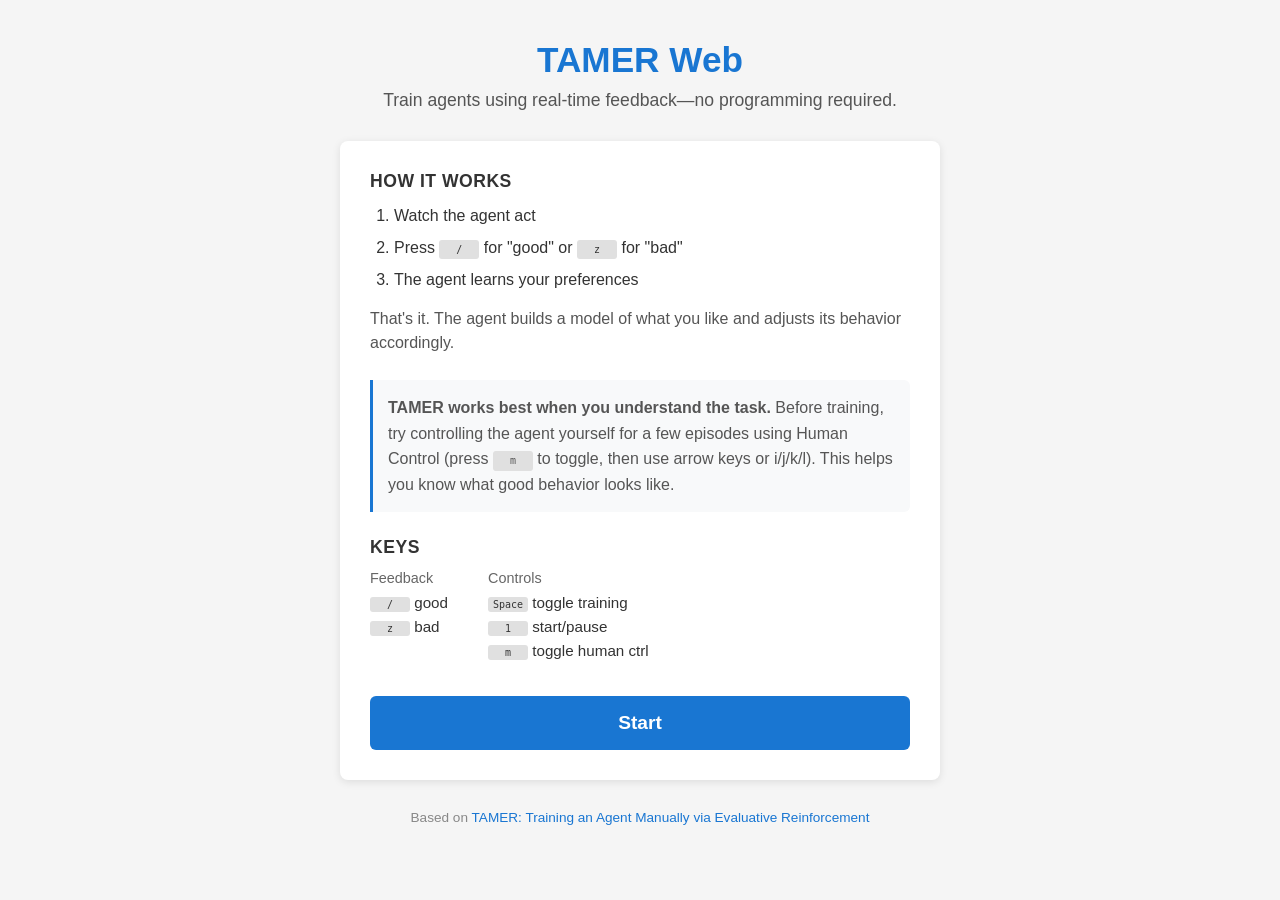
<file: index.html>
<!DOCTYPE html>
<html lang="en">
<head>
    <meta charset="UTF-8">
    <meta name="viewport" content="width=device-width, initial-scale=1.0">
    <title>TAMER Web</title>
    <link rel="stylesheet" href="css/style.css">
</head>
<body class="intro-page">
    <div class="intro-container">
        <header class="intro-header">
            <h1>TAMER Web</h1>
            <p class="tagline">Train agents using real-time feedback—no programming required.</p>
        </header>

        <main class="intro-content">
            <section class="how-it-works">
                <h2>How It Works</h2>
                <ol>
                    <li>Watch the agent act</li>
                    <li>Press <span class="key">/</span> for "good" or <span class="key">z</span> for "bad"</li>
                    <li>The agent learns your preferences</li>
                </ol>
                <p>That's it. The agent builds a model of what you like and adjusts its behavior accordingly.</p>
            </section>

            <section class="tip">
                <p><strong>TAMER works best when you understand the task.</strong> Before training, try controlling the agent yourself for a few episodes using Human Control (press <span class="key">m</span> to toggle, then use arrow keys or i/j/k/l). This helps you know what good behavior looks like.</p>
            </section>

            <section class="keys-section">
                <h2>Keys</h2>
                <div class="keys-grid">
                    <div class="keys-group">
                        <h3>Feedback</h3>
                        <div><span class="key">/</span> good</div>
                        <div><span class="key">z</span> bad</div>
                    </div>
                    <div class="keys-group">
                        <h3>Controls</h3>
                        <div><span class="key">Space</span> toggle training</div>
                        <div><span class="key">1</span> start/pause</div>
                        <div><span class="key">m</span> toggle human ctrl</div>
                    </div>
                </div>
            </section>

            <a href="app.html" class="start-button">Start</a>
        </main>

        <footer class="intro-footer">
            <p>Based on <a href="https://www.cs.utexas.edu/~bradknox/TAMER.html" target="_blank">TAMER: Training an Agent Manually via Evaluative Reinforcement</a></p>
        </footer>
    </div>
</body>
</html>
</file>
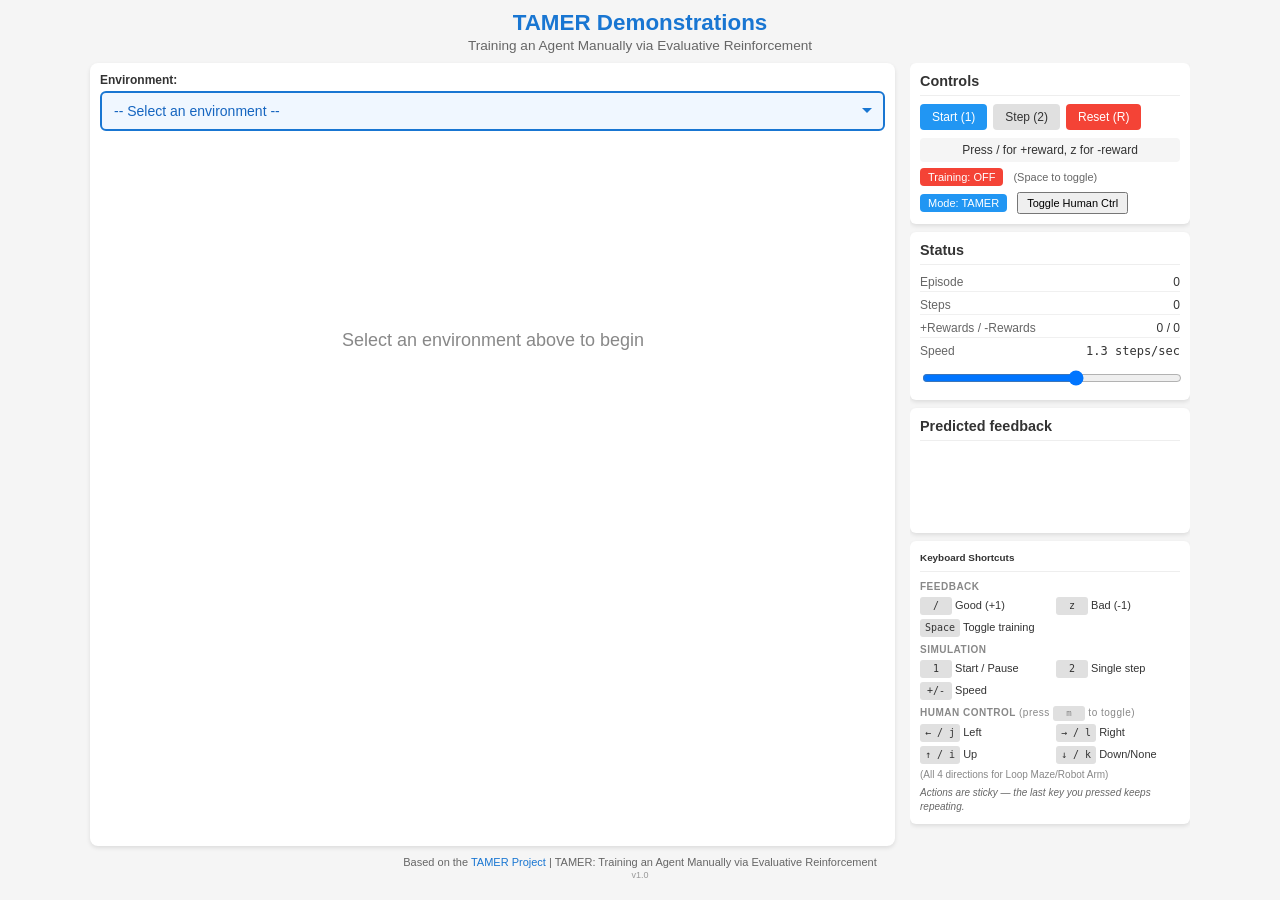
<file: app.html>
<!DOCTYPE html>
<html lang="en">
<head>
    <meta charset="UTF-8">
    <meta name="viewport" content="width=device-width, initial-scale=1.0">
    <title>TAMER Demonstrations</title>
    <link rel="stylesheet" href="css/style.css?v=31">
</head>
<body>
    <div class="container">
        <header>
            <h1>TAMER Demonstrations</h1>
            <p>Training an Agent Manually via Evaluative Reinforcement</p>
        </header>

        <div class="main-content">
            <div class="canvas-container">
                <div class="env-selector">
                    <label for="environment-select">Environment:</label>
                    <select id="environment-select">
                        <option value="" disabled selected>-- Select an environment --</option>
                        <option value="loopmaze">Loop Maze</option>
                        <option value="tetris">Tetris</option>
                        <option value="mountaincar">Mountain Car</option>
                        <option value="cartpole">Cart Pole</option>
                        <option value="robotarm">Robot Arm</option>
                        <option value="acrobot">Acrobot</option>
                    </select>
                </div>
                <canvas id="game-canvas" width="400" height="400"></canvas>
                <div id="tetris-tip-overlay" style="display: none; position: absolute; top: 0; left: 0; right: 0; bottom: 0; background: rgba(0,0,0,0.7); display: none; align-items: center; justify-content: center; z-index: 10;">
                    <div style="background: #fff; border-radius: 8px; padding: 24px; max-width: 320px; text-align: center; box-shadow: 0 4px 20px rgba(0,0,0,0.3);">
                        <div style="font-size: 24px; margin-bottom: 12px;">&#9888;</div>
                        <p style="margin: 0 0 8px 0; font-size: 14px; font-weight: 600;">Tetris Feedback Tip</p>
                        <p style="margin: 0 0 16px 0; font-size: 13px; line-height: 1.5; color: #444;">Give feedback for the <em>prior</em> piece placement, not the piece currently in motion. Feedback for the current piece will be misinterpreted by TAMER.</p>
                        <button id="tetris-tip-dismiss" style="padding: 8px 24px; font-size: 13px; background: #4CAF50; color: white; border: none; border-radius: 4px; cursor: pointer;">Got it</button>
                    </div>
                </div>
                <div id="credit-tip-overlay" style="display: none; position: absolute; top: 0; left: 0; right: 0; bottom: 0; background: rgba(0,0,0,0.7); align-items: center; justify-content: center; z-index: 10;">
                    <div style="background: #fff; border-radius: 8px; padding: 24px; max-width: 340px; text-align: center; box-shadow: 0 4px 20px rgba(0,0,0,0.3);">
                        <div style="font-size: 24px; margin-bottom: 12px;">&#9201;</div>
                        <p style="margin: 0 0 8px 0; font-size: 14px; font-weight: 600;">Feedback Timing Tip</p>
                        <p style="margin: 0 0 16px 0; font-size: 13px; line-height: 1.5; color: #444;">Once you toggle training on, try to give feedback (<b>/</b> or <b>z</b>) as quickly as possible after the action you&rsquo;re rating. That said, the system does expect small delays and handles them automatically &mdash; just do your best!</p>
                        <button id="credit-tip-dismiss" style="padding: 8px 24px; font-size: 13px; background: #4CAF50; color: white; border: none; border-radius: 4px; cursor: pointer;">Got it</button>
                    </div>
                </div>
                <div id="human-control-overlay" style="display: none; position: absolute; top: 0; left: 0; right: 0; bottom: 0; background: rgba(0,0,0,0.7); align-items: center; justify-content: center; z-index: 10;">
                    <div style="background: #fff; border-radius: 8px; padding: 24px; max-width: 340px; text-align: center; box-shadow: 0 4px 20px rgba(0,0,0,0.3);">
                        <div style="font-size: 24px; margin-bottom: 12px;">&#127918;</div>
                        <p style="margin: 0 0 8px 0; font-size: 14px; font-weight: 600;">Human Control Mode</p>
                        <p id="human-control-overlay-text" style="margin: 0 0 16px 0; font-size: 13px; line-height: 1.5; color: #444;"></p>
                        <button id="human-control-dismiss" style="padding: 8px 24px; font-size: 13px; background: #4CAF50; color: white; border: none; border-radius: 4px; cursor: pointer;">Got it</button>
                    </div>
                </div>
            </div>

            <div class="sidebar">
                <div class="panel">
                    <h2>Controls</h2>
                    <div class="controls">
                        <button id="start-btn" class="primary">Start (1)</button>
                        <button id="step-btn" class="secondary">Step (2)</button>
                        <button id="reset-btn" class="danger">Reset (R)</button>
                    </div>
                    <div style="margin-top: 8px;">
                        <div id="reward-indicator">Press / for +reward, z for -reward</div>
                    </div>
                    <div id="tetris-feedback-note" style="display: none; margin-top: 8px; padding: 8px; background: #fff3cd; border-left: 3px solid #ffc107; border-radius: 0 4px 4px 0; font-size: 11px; line-height: 1.4;">
                        <strong>Tetris tip:</strong> Give feedback for the <em>prior</em> piece placement. Do not give feedback for the piece currently in motion, which TAMER will misinterpret.
                    </div>
                    <div style="margin-top: 6px; display: flex; align-items: center; gap: 10px;">
                        <span id="training-indicator" class="training-off">Training: OFF</span>
                        <span style="font-size: 11px; color: #666;">(Space to toggle)</span>
                    </div>
                    <div style="margin-top: 6px; display: flex; align-items: center; gap: 10px;">
                        <span id="mode-indicator" class="mode-tamer" style="white-space: nowrap;">Mode: TAMER</span>
                        <button id="mode-toggle-btn" class="secondary" style="padding: 3px 8px; font-size: 11px; white-space: nowrap;">Toggle Human Ctrl</button>
                    </div>
                </div>

                <div class="panel">
                    <h2>Status</h2>
                    <div class="status">
                        <div class="status-item">
                            <span class="status-label">Episode</span>
                            <span class="status-value" id="episode-count">0</span>
                        </div>
                        <div class="status-item">
                            <span class="status-label">Steps</span>
                            <span class="status-value" id="step-count">0</span>
                        </div>
                        <div class="status-item">
                            <span class="status-label">+Rewards / -Rewards</span>
                            <span class="status-value"><span id="positive-rewards">0</span> / <span id="negative-rewards">0</span></span>
                        </div>
                        <div class="status-item">
                            <span class="status-label">Speed</span>
                            <span class="status-value" id="speed-indicator">1.3 steps/sec</span>
                        </div>
                    </div>
                    <div style="margin-top: 8px;">
                        <input type="range" id="speed-slider" min="0" max="2000" value="1200" step="1" style="width: 100%;">
                    </div>
                </div>

                <div class="panel" id="action-values-panel">
                    <h2>Predicted feedback</h2>
                    <canvas id="action-values-canvas" width="280" height="80"></canvas>
                    <div id="tetris-thumbnails-container" style="display: none;"></div>
                </div>

                <div class="panel instructions">
                    <h2>Keyboard Shortcuts</h2>
                    <div style="font-size: 10px; font-weight: 600; color: #888; text-transform: uppercase; letter-spacing: 0.5px; margin-bottom: 3px;">Feedback</div>
                    <div class="key-columns">
                        <div><span class="key">/</span> Good (+1)</div>
                        <div><span class="key">z</span> Bad (-1)</div>
                        <div><span class="key">Space</span> Toggle training</div>
                    </div>
                    <div style="font-size: 10px; font-weight: 600; color: #888; text-transform: uppercase; letter-spacing: 0.5px; margin-top: 6px; margin-bottom: 3px;">Simulation</div>
                    <div class="key-columns">
                        <div><span class="key">1</span> Start / Pause</div>
                        <div><span class="key">2</span> Single step</div>
                        <div><span class="key">+/-</span> Speed</div>
                    </div>
                    <div style="font-size: 10px; font-weight: 600; color: #888; text-transform: uppercase; letter-spacing: 0.5px; margin-top: 6px; margin-bottom: 3px;">Human Control <span style="font-weight: 400; text-transform: none;">(press <span class="key" style="font-size: 9px; padding: 1px 4px;">m</span> to toggle)</span></div>
                    <div id="manual-keys-info" class="key-columns">
                        <div><span class="key">← / j</span> Left</div>
                        <div><span class="key">→ / l</span> Right</div>
                        <div><span class="key">↑ / i</span> Up</div>
                        <div><span class="key">↓ / k</span> Down/None</div>
                    </div>
                    <div id="manual-env-note" style="font-size: 10px; color: #888; margin-top: 4px;">
                        (All 4 directions for Loop Maze/Robot Arm)
                    </div>
                    <div style="font-size: 10px; color: #666; margin-top: 4px; font-style: italic;">
                        Actions are sticky &mdash; the last key you pressed keeps repeating.
                    </div>
                </div>
            </div>
        </div>

        <footer>
            <p>Based on the <a href="https://github.com/bradknox/tamerproject" target="_blank">TAMER Project</a> | TAMER: Training an Agent Manually via Evaluative Reinforcement</p>
            <p style="font-size: 9px; color: #999;">v1.0</p>
        </footer>
    </div>

    <script type="module">
        import { TamerApp } from './js/main.js?v=30';

        let app;
        let shownCreditSplash = false;
        let shownHumanControlSplash = false;

        // Default timestep durations in ms - from Java TAMER project
        // Continuous control (mountaincar, cartpole, acrobot, robotarm) use 200ms default
        // Discrete gridworld (loopmaze) uses 800ms from D05LoopMazeTamer.java
        // Tetris uses 150ms from TetrisTamerExp.java
        const DEFAULT_STEP_DURATIONS = {
            'loopmaze': 800,
            'mountaincar': 200,
            'cartpole': 200,
            'acrobot': 200,
            'tetris': 150,
            'robotarm': 200
        };

        function initApp(envName, useDefaultDuration = true) {
            if (app) {
                app.destroy();
            }

            // Clear canvas before creating new app to prevent flashing
            const canvas = document.getElementById('game-canvas');
            const ctx = canvas.getContext('2d');
            ctx.clearRect(0, 0, canvas.width, canvas.height);

            // Reset manual control mode to TAMER when switching environments
            const modeIndicator = document.getElementById('mode-indicator');
            if (modeIndicator) {
                modeIndicator.textContent = 'Mode: TAMER';
                modeIndicator.className = 'mode-tamer';
            }

            // Get default duration for this environment
            const defaultDuration = DEFAULT_STEP_DURATIONS[envName] || 500;

            // Update slider to environment's default when switching environments
            if (useDefaultDuration) {
                document.getElementById('speed-slider').value = 2000 - defaultDuration;
                updateSpeedIndicator(defaultDuration);
            }

            const stepDuration = useDefaultDuration ? defaultDuration : Math.max(0.001, 2000 - parseFloat(document.getElementById('speed-slider').value));

            app = new TamerApp('game-canvas', {
                environment: envName,
                stepDurationMs: stepDuration
            });

            app.onStep(() => updateStats());
            app.onEpisodeEnd((stats) => console.log('Episode ended:', stats));
            app.onReward((reward) => {
                updateStats();
                const indicator = document.getElementById('reward-indicator');
                indicator.textContent = reward > 0 ? `+${reward} reward given!` : `${reward} reward given!`;
                setTimeout(() => {
                    indicator.textContent = 'Press / for +reward, z for -reward';
                }, 400);
            });

            updateStats();
            updateManualKeysDisplay(envName);

            // Show/hide Tetris feedback note and overlay
            const tetrisNote = document.getElementById('tetris-feedback-note');
            if (tetrisNote) {
                tetrisNote.style.display = envName === 'tetris' ? 'block' : 'none';
            }
            const tetrisOverlay = document.getElementById('tetris-tip-overlay');
            if (tetrisOverlay) {
                tetrisOverlay.style.display = envName === 'tetris' ? 'flex' : 'none';
            }

            // Show credit assignment tip for non-Tetris environments (once per session)
            const creditOverlay = document.getElementById('credit-tip-overlay');
            if (creditOverlay) {
                if (envName !== 'tetris' && !shownCreditSplash) {
                    creditOverlay.style.display = 'flex';
                    shownCreditSplash = true;
                } else {
                    creditOverlay.style.display = 'none';
                }
            }
        }

        function updateSpeedIndicator(ms) {
            const freq = 1000 / ms;
            let speedText;
            if (freq >= 100) {
                speedText = Math.round(freq).toString();
            } else if (freq >= 1) {
                speedText = freq.toFixed(1);
            } else {
                speedText = freq.toFixed(2);
            }
            document.getElementById('speed-indicator').textContent = `${speedText} steps/sec`;
        }

        function updateStats() {
            if (!app) return;
            const stats = app.getStats();
            document.getElementById('episode-count').textContent = stats.totalEpisodes;
            document.getElementById('step-count').textContent = stats.stepsThisEp;
            document.getElementById('positive-rewards').textContent = stats.rewardsGiven.positive;
            document.getElementById('negative-rewards').textContent = stats.rewardsGiven.negative;

            // Update mode indicator
            const modeIndicator = document.getElementById('mode-indicator');
            if (modeIndicator) {
                modeIndicator.textContent = stats.isManualMode ? 'Mode: Human Control' : 'Mode: TAMER';
                modeIndicator.className = stats.isManualMode ? 'mode-human' : 'mode-tamer';
            }
        }

        // Update manual control keys display based on environment
        function updateManualKeysDisplay(envName) {
            const keysInfo = document.getElementById('manual-keys-info');
            const envNote = document.getElementById('manual-env-note');
            const toggleBtn = document.getElementById('mode-toggle-btn');

            if (!keysInfo || !envNote) return;

            if (envName === 'tetris') {
                keysInfo.innerHTML = '<div style="color: #888; font-style: italic;">Not available for Tetris</div>';
                envNote.textContent = '(Tetris uses extended actions)';
                if (toggleBtn) toggleBtn.disabled = true;
            } else if (envName === 'cartpole') {
                keysInfo.innerHTML = `
                    <div><span class="key">← / J</span> Push Left</div>
                    <div><span class="key">→ / L</span> Push Right</div>
                `;
                envNote.textContent = '(Only ←/→ for Cart Pole)';
                if (toggleBtn) toggleBtn.disabled = false;
            } else if (envName === 'mountaincar' || envName === 'acrobot') {
                keysInfo.innerHTML = `
                    <div><span class="key">← / J</span> Left/CCW</div>
                    <div><span class="key">↓ / K</span> Neutral</div>
                    <div><span class="key">→ / L</span> Right/CW</div>
                `;
                const name = envName === 'mountaincar' ? 'Mountain Car' : 'Acrobot';
                envNote.textContent = `(←/↓/→ for ${name}, no ↑)`;
                if (toggleBtn) toggleBtn.disabled = false;
            } else {
                // Loop Maze, Robot Arm - 4 directions
                keysInfo.innerHTML = `
                    <div><span class="key">← / J</span> Left</div>
                    <div><span class="key">→ / L</span> Right</div>
                    <div><span class="key">↑ / I</span> Up</div>
                    <div><span class="key">↓ / K</span> Down</div>
                `;
                envNote.textContent = '(All 4 directions)';
                if (toggleBtn) toggleBtn.disabled = false;
            }
        }

        function showHumanControlOverlay() {
            const envName = document.getElementById('environment-select').value;
            let keysText;
            if (envName === 'cartpole') {
                keysText = '<b>&larr;/j</b> (push left) and <b>&rarr;/l</b> (push right)';
            } else if (envName === 'mountaincar' || envName === 'acrobot') {
                keysText = '<b>&larr;/j</b> (left), <b>&darr;/k</b> (neutral), and <b>&rarr;/l</b> (right)';
            } else {
                keysText = '<b>&larr;/j</b>, <b>&rarr;/l</b>, <b>&uarr;/i</b>, and <b>&darr;/k</b>';
            }
            document.getElementById('human-control-overlay-text').innerHTML =
                'You now control the agent using ' + keysText +
                '. Actions are <b>sticky</b> &mdash; the last key you pressed keeps repeating each step until you press a different key.';
            document.getElementById('human-control-overlay').style.display = 'flex';
            shownHumanControlSplash = true;
        }

        // Draw instructional text on canvas before any environment is loaded
        function drawCanvasPlaceholder() {
            const canvas = document.getElementById('game-canvas');
            const ctx = canvas.getContext('2d');
            ctx.clearRect(0, 0, canvas.width, canvas.height);
            ctx.fillStyle = '#888';
            ctx.font = '18px -apple-system, BlinkMacSystemFont, "Segoe UI", Roboto, sans-serif';
            ctx.textAlign = 'center';
            ctx.textBaseline = 'middle';
            ctx.fillText('Select an environment above to begin', canvas.width / 2, canvas.height / 2);
        }
        drawCanvasPlaceholder();

        // Highlight dropdown until first selection
        const envSelect = document.getElementById('environment-select');
        envSelect.classList.add('highlight');
        envSelect.addEventListener('change', (e) => {
            if (!e.target.value) return; // ignore placeholder
            envSelect.classList.remove('highlight');
            // Remove the placeholder option after first selection
            const placeholder = envSelect.querySelector('option[value=""]');
            if (placeholder) placeholder.remove();
            initApp(e.target.value);
        }, { once: false });

        document.getElementById('start-btn').addEventListener('click', () => {
            if (!app) return;
            if (app.running) {
                app.pause();
            } else {
                app.start();
            }
        });

        document.getElementById('step-btn').addEventListener('click', () => {
            if (!app) return;
            if (!app.running) {
                app._singleStep();
                updateStats();
            }
        });

        document.getElementById('reset-btn').addEventListener('click', () => {
            if (!app) return;
            app.reset();
            updateStats();
        });

        document.getElementById('speed-slider').addEventListener('input', (e) => {
            if (!app) return;
            const ms = Math.max(0.001, 2000 - parseFloat(e.target.value));
            app.setStepDuration(ms);
            updateSpeedIndicator(ms);
        });

        document.getElementById('mode-toggle-btn').addEventListener('click', () => {
            if (!app) return;
            const result = app.toggleManualControlMode();
            // Show feedback if Tetris (human control not supported)
            if (result === false && document.getElementById('environment-select').value === 'tetris') {
                const indicator = document.getElementById('mode-indicator');
                const originalText = indicator.textContent;
                indicator.textContent = 'Human control not supported for Tetris';
                indicator.style.color = '#f44336';
                setTimeout(() => {
                    indicator.textContent = originalText;
                    indicator.style.color = '';
                }, 2000);
            }
            // Show human control overlay on first activation
            if (app.manualControlMode && !shownHumanControlSplash) {
                showHumanControlOverlay();
            }
            updateStats();
        });

        document.getElementById('tetris-tip-dismiss').addEventListener('click', () => {
            document.getElementById('tetris-tip-overlay').style.display = 'none';
        });

        document.getElementById('credit-tip-dismiss').addEventListener('click', () => {
            document.getElementById('credit-tip-overlay').style.display = 'none';
        });

        document.getElementById('human-control-dismiss').addEventListener('click', () => {
            document.getElementById('human-control-overlay').style.display = 'none';
        });

        // Show human control overlay when 'm' key activates human control mode
        document.addEventListener('keydown', (e) => {
            if (e.key.toLowerCase() === 'm' && app && app.manualControlMode && !shownHumanControlSplash) {
                showHumanControlOverlay();
            }
        });

        setInterval(() => {
            if (!app) return;
            const btn = document.getElementById('start-btn');
            const neverStarted = !app.running && !app.paused && app.totalEpisodes === 0;
            if (app.running) {
                btn.textContent = 'Pause (1)';
                btn.classList.remove('pulse');
            } else if (neverStarted) {
                btn.textContent = 'Start (1)';
                btn.classList.add('pulse');
            } else {
                btn.textContent = 'Resume (1)';
                btn.classList.remove('pulse');
            }
        }, 100);
    </script>
</body>
</html>
</file>
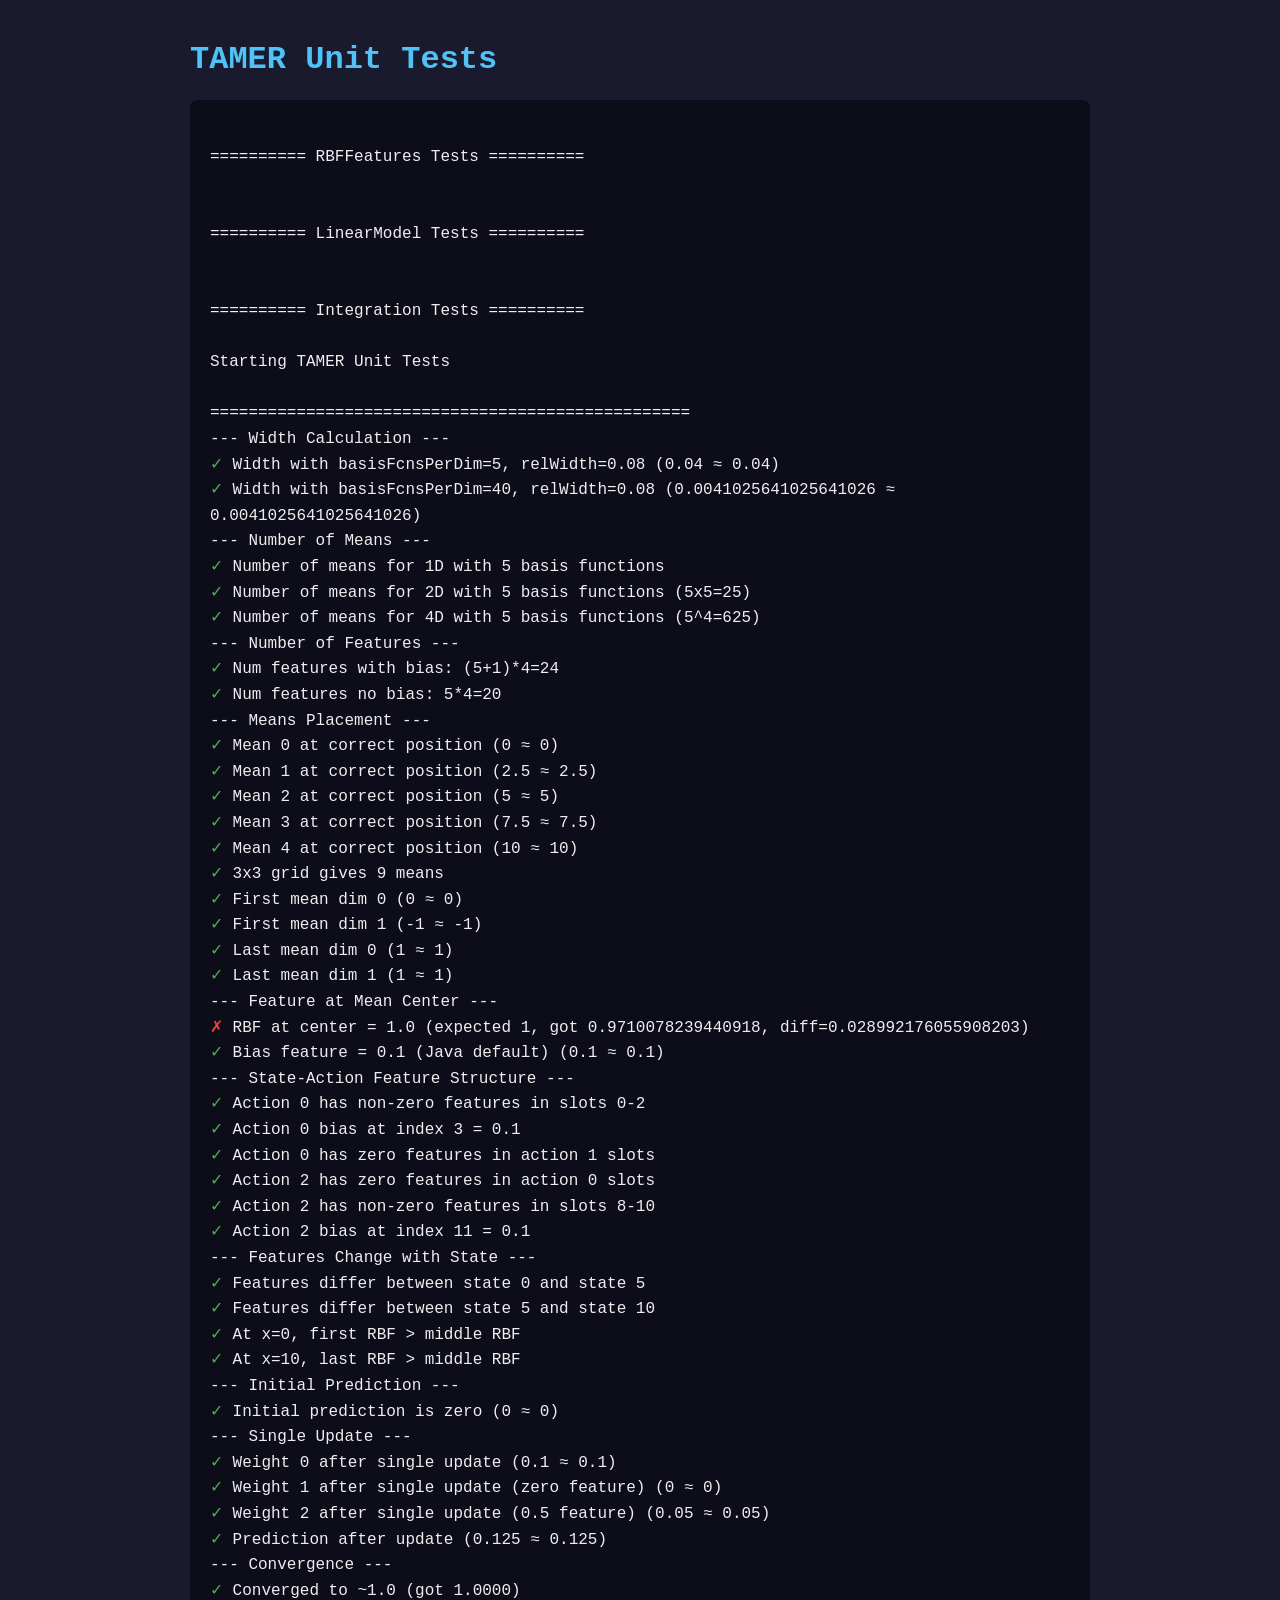
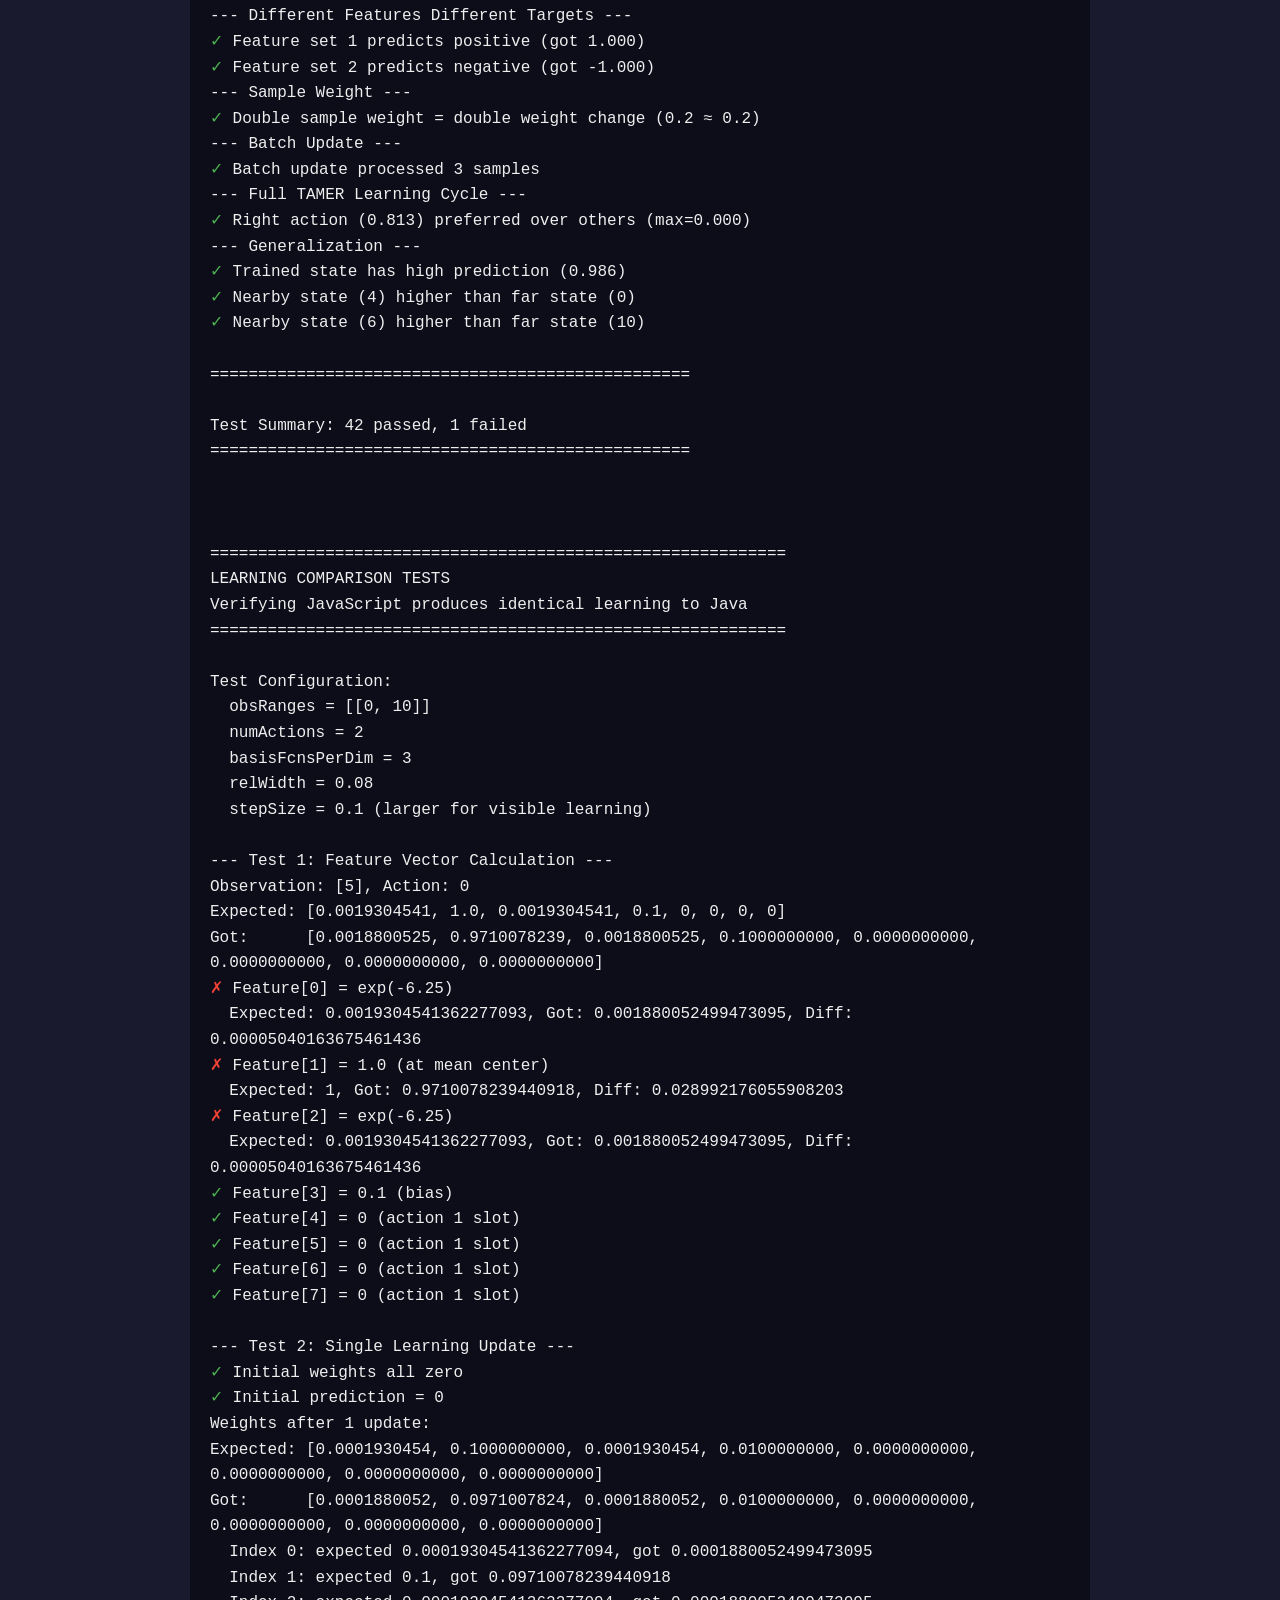
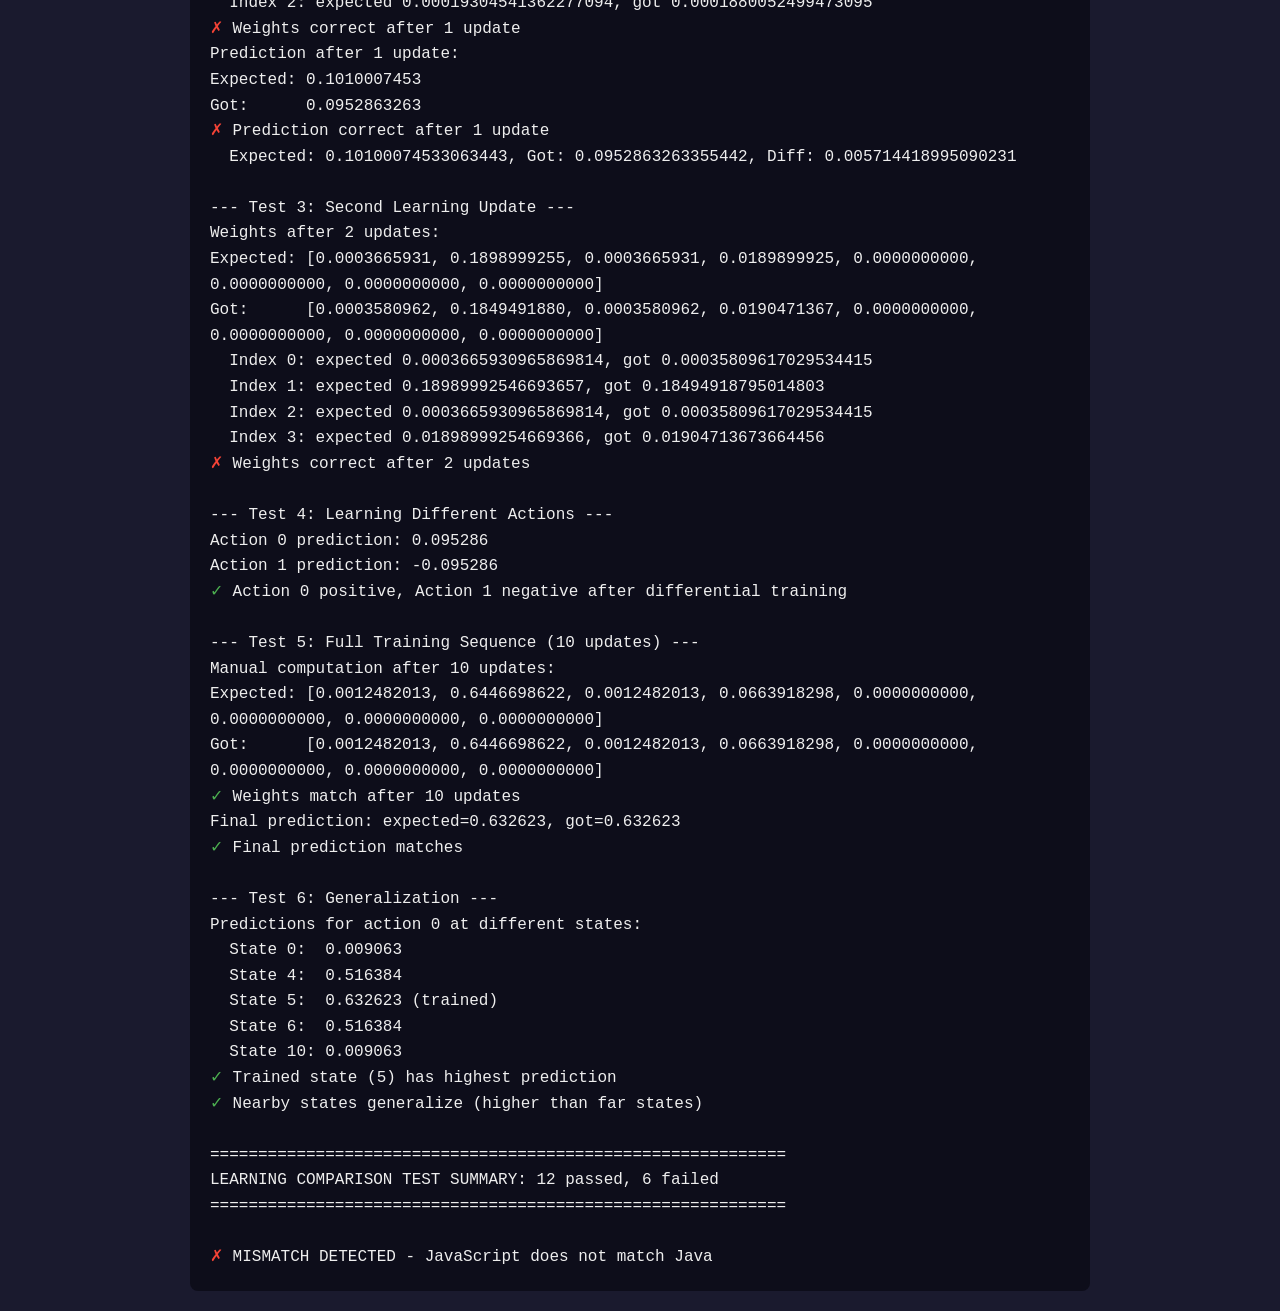
<file: test.html>
<!DOCTYPE html>
<html lang="en">
<head>
    <meta charset="UTF-8">
    <meta name="viewport" content="width=device-width, initial-scale=1.0">
    <title>TAMER Unit Tests</title>
    <style>
        body {
            font-family: 'Courier New', monospace;
            background: #1a1a2e;
            color: #eee;
            padding: 20px;
            max-width: 900px;
            margin: 0 auto;
        }
        h1 {
            color: #4fc3f7;
        }
        #output {
            background: #0d0d1a;
            padding: 20px;
            border-radius: 8px;
            white-space: pre-wrap;
            line-height: 1.6;
        }
        .pass { color: #4caf50; }
        .fail { color: #f44336; }
    </style>
</head>
<body>
    <h1>TAMER Unit Tests</h1>
    <div id="output">Loading tests...</div>

    <script type="module">
        // Capture console output
        const output = document.getElementById('output');
        let outputText = '';

        const originalLog = console.log;
        const originalError = console.error;

        console.log = function(...args) {
            const text = args.join(' ');
            outputText += text + '\n';
            output.innerHTML = outputText
                .replace(/✓/g, '<span class="pass">✓</span>')
                .replace(/✗/g, '<span class="fail">✗</span>');
            originalLog.apply(console, args);
        };

        console.error = function(...args) {
            const text = args.join(' ');
            outputText += text + '\n';
            output.innerHTML = outputText
                .replace(/✓/g, '<span class="pass">✓</span>')
                .replace(/✗/g, '<span class="fail">✗</span>');
            originalError.apply(console, args);
        };

        // Run all tests
        async function runAllTests() {
            try {
                // Run basic unit tests
                await import('./js/tests/test.js');

                console.log('\n\n');

                // Run learning comparison tests
                await import('./js/tests/learning_comparison_test.js');
            } catch (err) {
                console.error('Failed to load tests:', err);
            }
        }
        runAllTests();
    </script>
</body>
</html>
</file>
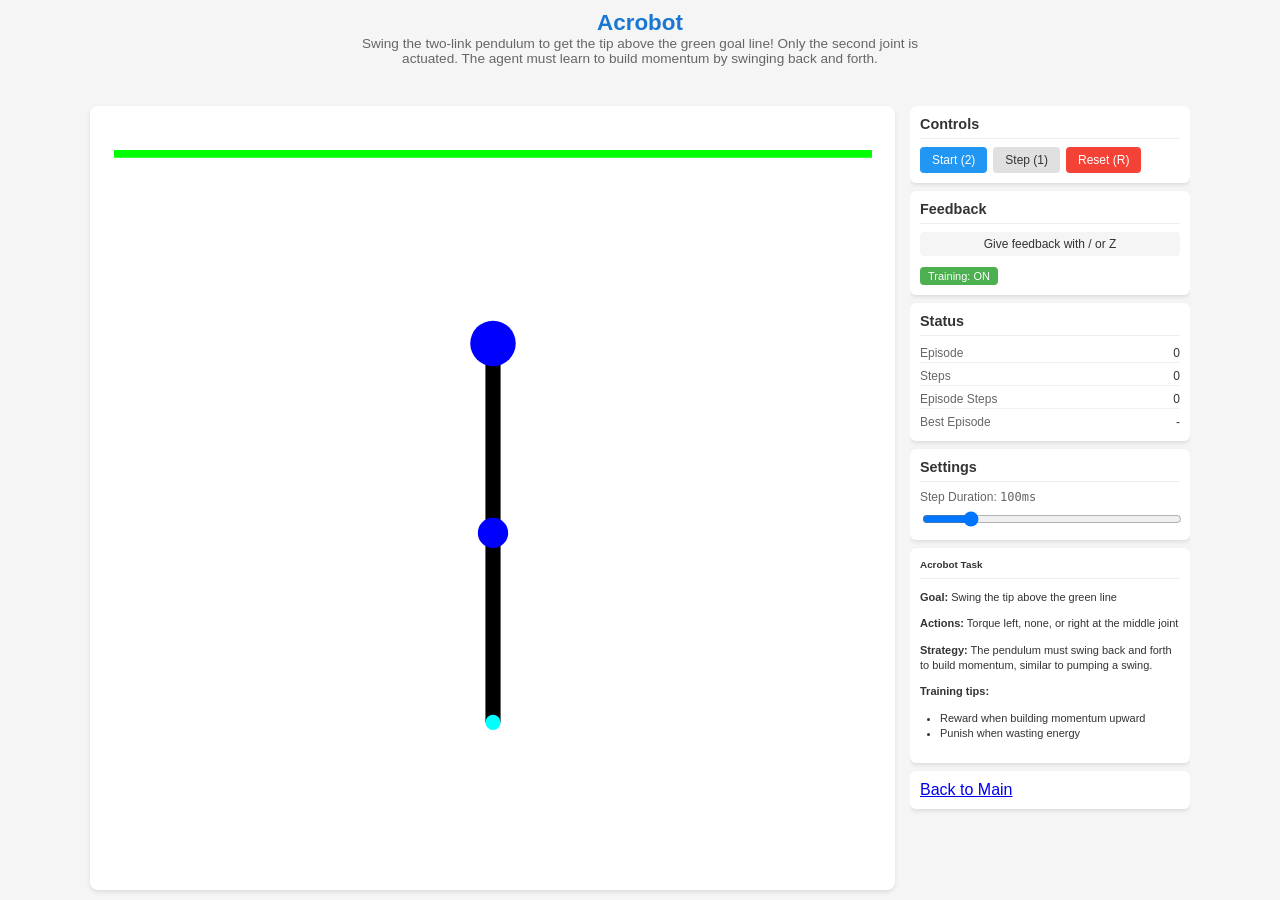
<file: demos/acrobot.html>
<!DOCTYPE html>
<html lang="en">
<head>
    <meta charset="UTF-8">
    <meta name="viewport" content="width=device-width, initial-scale=1.0">
    <title>TAMER - Acrobot Demo</title>
    <link rel="stylesheet" href="../css/style.css">
    <style>
        .demo-header {
            text-align: center;
            margin-bottom: 20px;
        }
        .demo-description {
            max-width: 600px;
            margin: 0 auto 20px auto;
            text-align: center;
            color: #666;
        }
    </style>
</head>
<body>
    <div class="container">
        <header class="demo-header">
            <h1>Acrobot</h1>
            <p class="demo-description">
                Swing the two-link pendulum to get the tip above the green goal line!
                Only the second joint is actuated. The agent must learn to build momentum by swinging back and forth.
            </p>
        </header>

        <div class="main-content">
            <div class="canvas-container">
                <canvas id="game-canvas" width="400" height="400"></canvas>
            </div>

            <div class="sidebar">
                <div class="panel">
                    <h2>Controls</h2>
                    <div class="controls">
                        <button id="start-btn" class="primary">Start (2)</button>
                        <button id="step-btn" class="secondary">Step (1)</button>
                        <button id="reset-btn" class="danger">Reset (R)</button>
                    </div>
                </div>

                <div class="panel">
                    <h2>Feedback</h2>
                    <div id="reward-indicator">Give feedback with / or Z</div>
                    <div style="margin-top: 10px;">
                        <span id="training-indicator" class="training-on">Training: ON</span>
                    </div>
                </div>

                <div class="panel">
                    <h2>Status</h2>
                    <div class="status">
                        <div class="status-item">
                            <span class="status-label">Episode</span>
                            <span class="status-value" id="episode-count">0</span>
                        </div>
                        <div class="status-item">
                            <span class="status-label">Steps</span>
                            <span class="status-value" id="step-count">0</span>
                        </div>
                        <div class="status-item">
                            <span class="status-label">Episode Steps</span>
                            <span class="status-value" id="episode-steps">0</span>
                        </div>
                        <div class="status-item">
                            <span class="status-label">Best Episode</span>
                            <span class="status-value" id="best-episode">-</span>
                        </div>
                    </div>
                </div>

                <div class="panel">
                    <h2>Settings</h2>
                    <div class="settings">
                        <label>
                            <span>Step Duration: <span id="speed-indicator">100ms</span></span>
                            <input type="range" id="speed-slider" min="20" max="500" value="100" step="20">
                        </label>
                    </div>
                </div>

                <div class="panel instructions">
                    <h2>Acrobot Task</h2>
                    <p><strong>Goal:</strong> Swing the tip above the green line</p>
                    <p style="margin-top: 10px;"><strong>Actions:</strong> Torque left, none, or right at the middle joint</p>
                    <p style="margin-top: 10px;"><strong>Strategy:</strong> The pendulum must swing back and forth to build momentum, similar to pumping a swing.</p>
                    <p style="margin-top: 10px;"><strong>Training tips:</strong></p>
                    <ul style="margin-top: 5px; padding-left: 20px;">
                        <li>Reward when building momentum upward</li>
                        <li>Punish when wasting energy</li>
                    </ul>
                </div>

                <div class="panel">
                    <a href="../index.html">Back to Main</a>
                </div>
            </div>
        </div>
    </div>

    <script type="module">
        import { TamerApp } from '../js/main.js';

        let bestSteps = Infinity;

        const app = new TamerApp('game-canvas', {
            environment: 'acrobot',
            stepDurationMs: 100,
            basisFcnsPerDim: 6  // 4D state space, moderate resolution
        });

        function updateStats() {
            const stats = app.getStats();
            document.getElementById('episode-count').textContent = stats.totalEpisodes;
            document.getElementById('step-count').textContent = stats.totalSteps;
            document.getElementById('episode-steps').textContent = app.env.episodeSteps;
            if (bestSteps < Infinity) {
                document.getElementById('best-episode').textContent = bestSteps + ' steps';
            }
        }

        app.onStep(() => updateStats());

        app.onEpisodeEnd((stats) => {
            if (stats.steps < bestSteps) {
                bestSteps = stats.steps;
            }
            updateStats();
        });

        app.onReward((reward) => {
            const indicator = document.getElementById('reward-indicator');
            indicator.textContent = reward > 0 ? `+${reward} reward!` : `${reward} reward!`;
            setTimeout(() => indicator.textContent = 'Give feedback with / or Z', 500);
        });

        document.getElementById('start-btn').addEventListener('click', () => {
            app.toggle();
            document.getElementById('start-btn').textContent = app.running ? 'Pause (2)' : 'Start (2)';
        });

        document.getElementById('step-btn').addEventListener('click', () => {
            if (!app.running) {
                app._singleStep();
                updateStats();
            }
        });

        document.getElementById('reset-btn').addEventListener('click', () => {
            app.reset();
            bestSteps = Infinity;
            document.getElementById('start-btn').textContent = 'Start (2)';
            document.getElementById('best-episode').textContent = '-';
            updateStats();
        });

        document.getElementById('speed-slider').addEventListener('input', (e) => {
            const speed = parseInt(e.target.value);
            app.setStepDuration(speed);
            document.getElementById('speed-indicator').textContent = `${speed}ms`;
        });

        updateStats();
    </script>
</body>
</html>
</file>
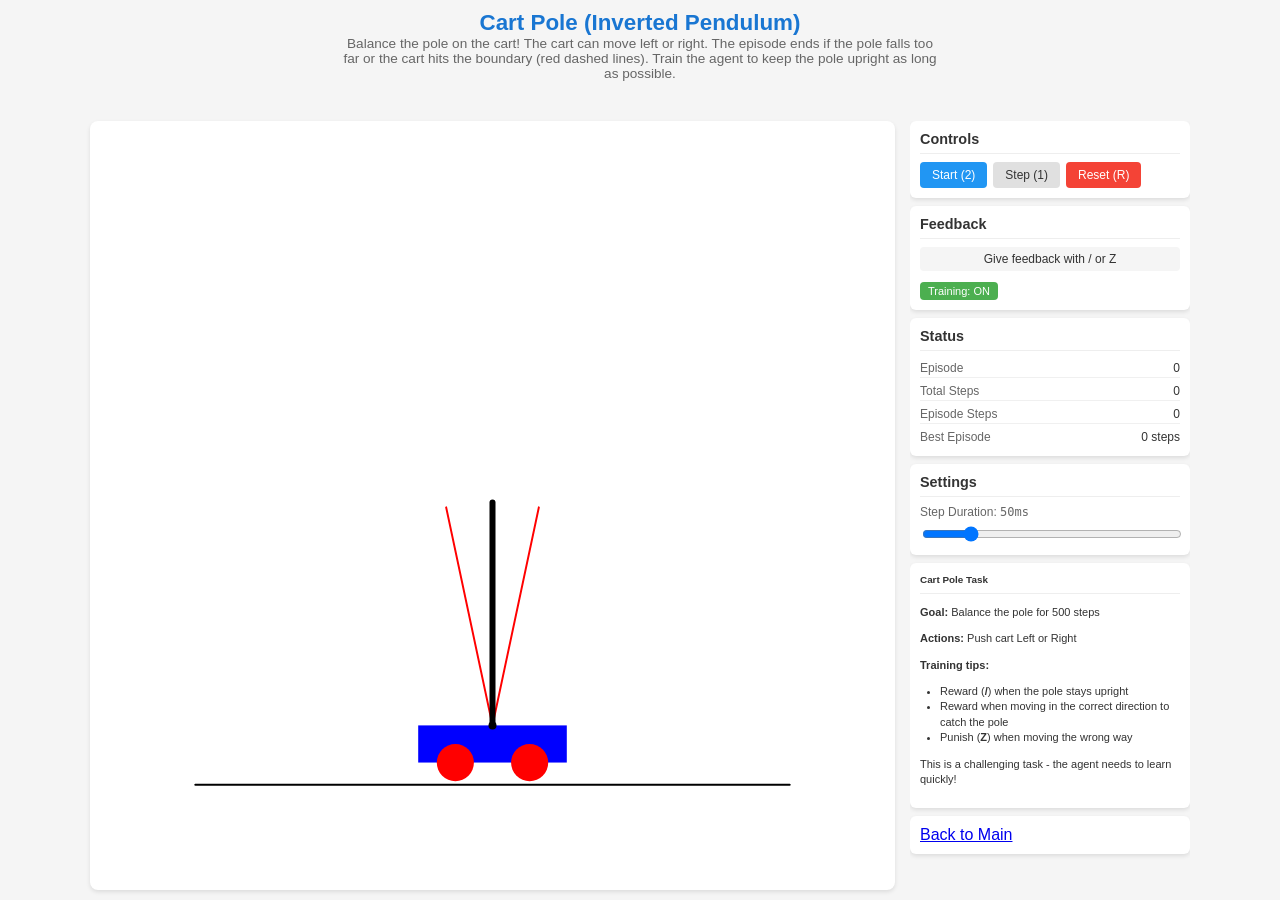
<file: demos/cartpole.html>
<!DOCTYPE html>
<html lang="en">
<head>
    <meta charset="UTF-8">
    <meta name="viewport" content="width=device-width, initial-scale=1.0">
    <title>TAMER - Cart Pole Demo</title>
    <link rel="stylesheet" href="../css/style.css">
    <style>
        .demo-header {
            text-align: center;
            margin-bottom: 20px;
        }
        .demo-description {
            max-width: 600px;
            margin: 0 auto 20px auto;
            text-align: center;
            color: #666;
        }
    </style>
</head>
<body>
    <div class="container">
        <header class="demo-header">
            <h1>Cart Pole (Inverted Pendulum)</h1>
            <p class="demo-description">
                Balance the pole on the cart! The cart can move left or right. The episode ends if the pole falls too far
                or the cart hits the boundary (red dashed lines). Train the agent to keep the pole upright as long as possible.
            </p>
        </header>

        <div class="main-content">
            <div class="canvas-container">
                <canvas id="game-canvas" width="600" height="400"></canvas>
            </div>

            <div class="sidebar">
                <div class="panel">
                    <h2>Controls</h2>
                    <div class="controls">
                        <button id="start-btn" class="primary">Start (2)</button>
                        <button id="step-btn" class="secondary">Step (1)</button>
                        <button id="reset-btn" class="danger">Reset (R)</button>
                    </div>
                </div>

                <div class="panel">
                    <h2>Feedback</h2>
                    <div id="reward-indicator">Give feedback with / or Z</div>
                    <div style="margin-top: 10px;">
                        <span id="training-indicator" class="training-on">Training: ON</span>
                    </div>
                </div>

                <div class="panel">
                    <h2>Status</h2>
                    <div class="status">
                        <div class="status-item">
                            <span class="status-label">Episode</span>
                            <span class="status-value" id="episode-count">0</span>
                        </div>
                        <div class="status-item">
                            <span class="status-label">Total Steps</span>
                            <span class="status-value" id="step-count">0</span>
                        </div>
                        <div class="status-item">
                            <span class="status-label">Episode Steps</span>
                            <span class="status-value" id="episode-steps">0</span>
                        </div>
                        <div class="status-item">
                            <span class="status-label">Best Episode</span>
                            <span class="status-value" id="best-episode">0 steps</span>
                        </div>
                    </div>
                </div>

                <div class="panel">
                    <h2>Settings</h2>
                    <div class="settings">
                        <label>
                            <span>Step Duration: <span id="speed-indicator">50ms</span></span>
                            <input type="range" id="speed-slider" min="20" max="200" value="50" step="10">
                        </label>
                    </div>
                </div>

                <div class="panel instructions">
                    <h2>Cart Pole Task</h2>
                    <p><strong>Goal:</strong> Balance the pole for 500 steps</p>
                    <p style="margin-top: 10px;"><strong>Actions:</strong> Push cart Left or Right</p>
                    <p style="margin-top: 10px;"><strong>Training tips:</strong></p>
                    <ul style="margin-top: 5px; padding-left: 20px;">
                        <li>Reward (<strong>/</strong>) when the pole stays upright</li>
                        <li>Reward when moving in the correct direction to catch the pole</li>
                        <li>Punish (<strong>Z</strong>) when moving the wrong way</li>
                    </ul>
                    <p style="margin-top: 10px;">This is a challenging task - the agent needs to learn quickly!</p>
                </div>

                <div class="panel">
                    <a href="../index.html">Back to Main</a>
                </div>
            </div>
        </div>
    </div>

    <script type="module">
        import { TamerApp } from '../js/main.js';

        let bestSteps = 0;

        const app = new TamerApp('game-canvas', {
            environment: 'cartpole',
            stepDurationMs: 50,
            basisFcnsPerDim: 6,  // More RBFs for this 4D continuous domain
            stepSize: 0.005     // Higher learning rate for faster learning
        });

        function updateStats() {
            const stats = app.getStats();
            document.getElementById('episode-count').textContent = stats.totalEpisodes;
            document.getElementById('step-count').textContent = stats.totalSteps;
            document.getElementById('episode-steps').textContent = app.env.episodeSteps;
            document.getElementById('best-episode').textContent = bestSteps + ' steps';
        }

        app.onStep(() => updateStats());

        app.onEpisodeEnd((stats) => {
            if (stats.steps > bestSteps) {
                bestSteps = stats.steps;
            }
            updateStats();
        });

        app.onReward((reward) => {
            const indicator = document.getElementById('reward-indicator');
            indicator.textContent = reward > 0 ? `+${reward} reward!` : `${reward} reward!`;
            setTimeout(() => indicator.textContent = 'Give feedback with / or Z', 300);
        });

        document.getElementById('start-btn').addEventListener('click', () => {
            app.toggle();
            document.getElementById('start-btn').textContent = app.running ? 'Pause (2)' : 'Start (2)';
        });

        document.getElementById('step-btn').addEventListener('click', () => {
            if (!app.running) {
                app._singleStep();
                updateStats();
            }
        });

        document.getElementById('reset-btn').addEventListener('click', () => {
            app.reset();
            bestSteps = 0;
            document.getElementById('start-btn').textContent = 'Start (2)';
            document.getElementById('best-episode').textContent = '0 steps';
            updateStats();
        });

        document.getElementById('speed-slider').addEventListener('input', (e) => {
            const speed = parseInt(e.target.value);
            app.setStepDuration(speed);
            document.getElementById('speed-indicator').textContent = `${speed}ms`;
        });

        updateStats();
    </script>
</body>
</html>
</file>
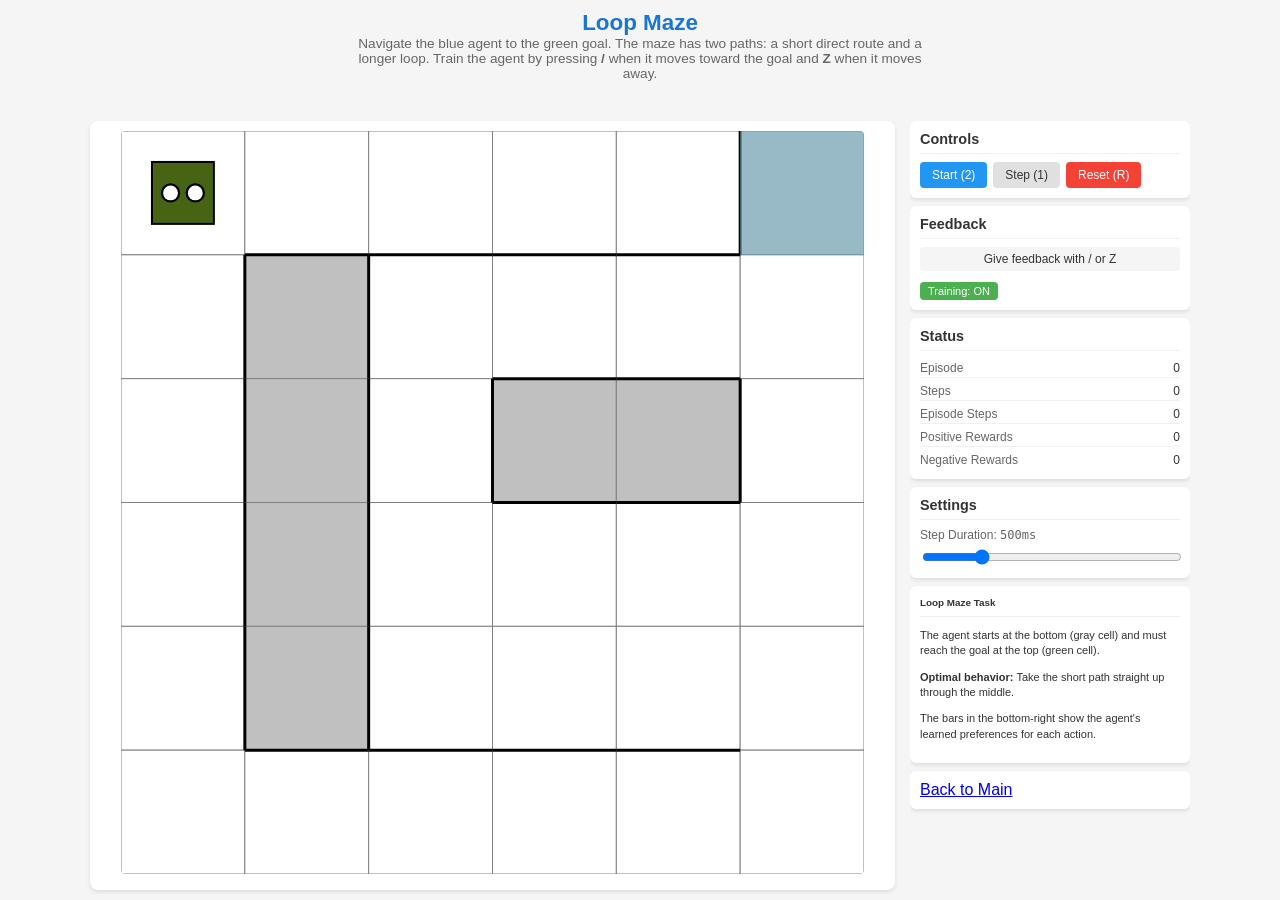
<file: demos/loopmaze.html>
<!DOCTYPE html>
<html lang="en">
<head>
    <meta charset="UTF-8">
    <meta name="viewport" content="width=device-width, initial-scale=1.0">
    <title>TAMER - Loop Maze Demo</title>
    <link rel="stylesheet" href="../css/style.css">
    <style>
        .demo-header {
            text-align: center;
            margin-bottom: 20px;
        }
        .demo-description {
            max-width: 600px;
            margin: 0 auto 20px auto;
            text-align: center;
            color: #666;
        }
    </style>
</head>
<body>
    <div class="container">
        <header class="demo-header">
            <h1>Loop Maze</h1>
            <p class="demo-description">
                Navigate the blue agent to the green goal. The maze has two paths: a short direct route and a longer loop.
                Train the agent by pressing <strong>/</strong> when it moves toward the goal and <strong>Z</strong> when it moves away.
            </p>
        </header>

        <div class="main-content">
            <div class="canvas-container">
                <canvas id="game-canvas" width="500" height="500"></canvas>
            </div>

            <div class="sidebar">
                <div class="panel">
                    <h2>Controls</h2>
                    <div class="controls">
                        <button id="start-btn" class="primary">Start (2)</button>
                        <button id="step-btn" class="secondary">Step (1)</button>
                        <button id="reset-btn" class="danger">Reset (R)</button>
                    </div>
                </div>

                <div class="panel">
                    <h2>Feedback</h2>
                    <div id="reward-indicator">Give feedback with / or Z</div>
                    <div style="margin-top: 10px;">
                        <span id="training-indicator" class="training-on">Training: ON</span>
                    </div>
                </div>

                <div class="panel">
                    <h2>Status</h2>
                    <div class="status">
                        <div class="status-item">
                            <span class="status-label">Episode</span>
                            <span class="status-value" id="episode-count">0</span>
                        </div>
                        <div class="status-item">
                            <span class="status-label">Steps</span>
                            <span class="status-value" id="step-count">0</span>
                        </div>
                        <div class="status-item">
                            <span class="status-label">Episode Steps</span>
                            <span class="status-value" id="episode-steps">0</span>
                        </div>
                        <div class="status-item">
                            <span class="status-label">Positive Rewards</span>
                            <span class="status-value" id="positive-rewards">0</span>
                        </div>
                        <div class="status-item">
                            <span class="status-label">Negative Rewards</span>
                            <span class="status-value" id="negative-rewards">0</span>
                        </div>
                    </div>
                </div>

                <div class="panel">
                    <h2>Settings</h2>
                    <div class="settings">
                        <label>
                            <span>Step Duration: <span id="speed-indicator">500ms</span></span>
                            <input type="range" id="speed-slider" min="100" max="2000" value="500" step="100">
                        </label>
                    </div>
                </div>

                <div class="panel instructions">
                    <h2>Loop Maze Task</h2>
                    <p>The agent starts at the bottom (gray cell) and must reach the goal at the top (green cell).</p>
                    <p style="margin-top: 10px;"><strong>Optimal behavior:</strong> Take the short path straight up through the middle.</p>
                    <p style="margin-top: 10px;">The bars in the bottom-right show the agent's learned preferences for each action.</p>
                </div>

                <div class="panel">
                    <a href="../index.html">Back to Main</a>
                </div>
            </div>
        </div>
    </div>

    <script type="module">
        import { TamerApp } from '../js/main.js';

        const app = new TamerApp('game-canvas', {
            environment: 'loopmaze',
            stepDurationMs: 500
        });

        function updateStats() {
            const stats = app.getStats();
            document.getElementById('episode-count').textContent = stats.totalEpisodes;
            document.getElementById('step-count').textContent = stats.totalSteps;
            document.getElementById('episode-steps').textContent = app.env.episodeSteps;
            document.getElementById('positive-rewards').textContent = stats.rewardsGiven.positive;
            document.getElementById('negative-rewards').textContent = stats.rewardsGiven.negative;
        }

        app.onStep(() => updateStats());
        app.onEpisodeEnd(() => updateStats());
        app.onReward((reward) => {
            updateStats();
            const indicator = document.getElementById('reward-indicator');
            indicator.textContent = reward > 0 ? `+${reward} reward!` : `${reward} reward!`;
            setTimeout(() => indicator.textContent = 'Give feedback with / or Z', 500);
        });

        document.getElementById('start-btn').addEventListener('click', () => {
            app.toggle();
            document.getElementById('start-btn').textContent = app.running ? 'Pause (2)' : 'Start (2)';
        });

        document.getElementById('step-btn').addEventListener('click', () => {
            if (!app.running) {
                app._singleStep();
                updateStats();
            }
        });

        document.getElementById('reset-btn').addEventListener('click', () => {
            app.reset();
            document.getElementById('start-btn').textContent = 'Start (2)';
            updateStats();
        });

        document.getElementById('speed-slider').addEventListener('input', (e) => {
            const speed = parseInt(e.target.value);
            app.setStepDuration(speed);
            document.getElementById('speed-indicator').textContent = `${speed}ms`;
        });

        updateStats();
    </script>
</body>
</html>
</file>
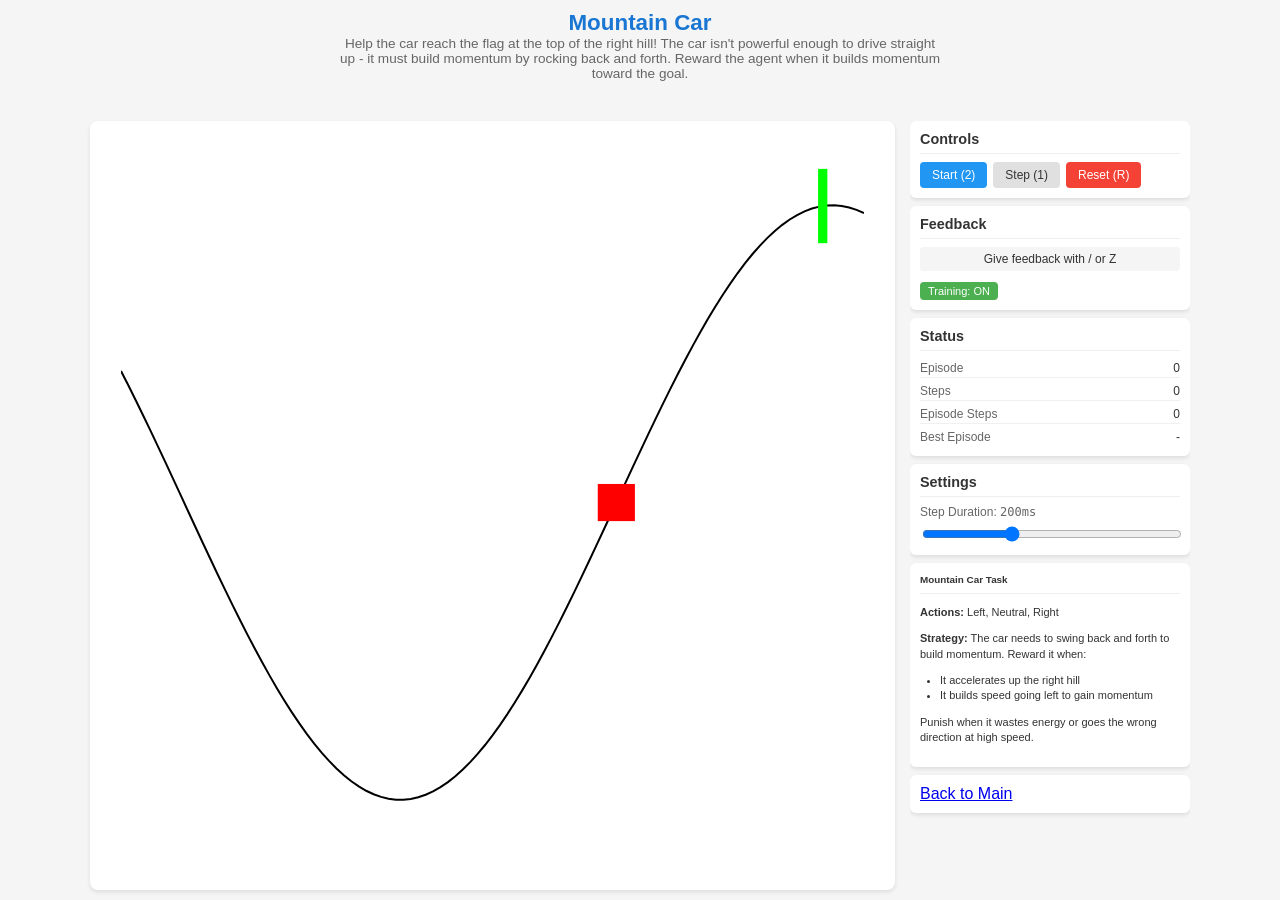
<file: demos/mountaincar.html>
<!DOCTYPE html>
<html lang="en">
<head>
    <meta charset="UTF-8">
    <meta name="viewport" content="width=device-width, initial-scale=1.0">
    <title>TAMER - Mountain Car Demo</title>
    <link rel="stylesheet" href="../css/style.css">
    <style>
        .demo-header {
            text-align: center;
            margin-bottom: 20px;
        }
        .demo-description {
            max-width: 600px;
            margin: 0 auto 20px auto;
            text-align: center;
            color: #666;
        }
    </style>
</head>
<body>
    <div class="container">
        <header class="demo-header">
            <h1>Mountain Car</h1>
            <p class="demo-description">
                Help the car reach the flag at the top of the right hill! The car isn't powerful enough to drive straight up -
                it must build momentum by rocking back and forth. Reward the agent when it builds momentum toward the goal.
            </p>
        </header>

        <div class="main-content">
            <div class="canvas-container">
                <canvas id="game-canvas" width="600" height="400"></canvas>
            </div>

            <div class="sidebar">
                <div class="panel">
                    <h2>Controls</h2>
                    <div class="controls">
                        <button id="start-btn" class="primary">Start (2)</button>
                        <button id="step-btn" class="secondary">Step (1)</button>
                        <button id="reset-btn" class="danger">Reset (R)</button>
                    </div>
                </div>

                <div class="panel">
                    <h2>Feedback</h2>
                    <div id="reward-indicator">Give feedback with / or Z</div>
                    <div style="margin-top: 10px;">
                        <span id="training-indicator" class="training-on">Training: ON</span>
                    </div>
                </div>

                <div class="panel">
                    <h2>Status</h2>
                    <div class="status">
                        <div class="status-item">
                            <span class="status-label">Episode</span>
                            <span class="status-value" id="episode-count">0</span>
                        </div>
                        <div class="status-item">
                            <span class="status-label">Steps</span>
                            <span class="status-value" id="step-count">0</span>
                        </div>
                        <div class="status-item">
                            <span class="status-label">Episode Steps</span>
                            <span class="status-value" id="episode-steps">0</span>
                        </div>
                        <div class="status-item">
                            <span class="status-label">Best Episode</span>
                            <span class="status-value" id="best-episode">-</span>
                        </div>
                    </div>
                </div>

                <div class="panel">
                    <h2>Settings</h2>
                    <div class="settings">
                        <label>
                            <span>Step Duration: <span id="speed-indicator">200ms</span></span>
                            <input type="range" id="speed-slider" min="50" max="500" value="200" step="50">
                        </label>
                    </div>
                </div>

                <div class="panel instructions">
                    <h2>Mountain Car Task</h2>
                    <p><strong>Actions:</strong> Left, Neutral, Right</p>
                    <p style="margin-top: 10px;"><strong>Strategy:</strong> The car needs to swing back and forth to build momentum. Reward it when:</p>
                    <ul style="margin-top: 5px; padding-left: 20px;">
                        <li>It accelerates up the right hill</li>
                        <li>It builds speed going left to gain momentum</li>
                    </ul>
                    <p style="margin-top: 10px;">Punish when it wastes energy or goes the wrong direction at high speed.</p>
                </div>

                <div class="panel">
                    <a href="../index.html">Back to Main</a>
                </div>
            </div>
        </div>
    </div>

    <script type="module">
        import { TamerApp } from '../js/main.js';

        let bestSteps = Infinity;

        const app = new TamerApp('game-canvas', {
            environment: 'mountaincar',
            stepDurationMs: 200,
            basisFcnsPerDim: 8  // More RBFs for this continuous domain
        });

        function updateStats() {
            const stats = app.getStats();
            document.getElementById('episode-count').textContent = stats.totalEpisodes;
            document.getElementById('step-count').textContent = stats.totalSteps;
            document.getElementById('episode-steps').textContent = app.env.episodeSteps;
            if (bestSteps < Infinity) {
                document.getElementById('best-episode').textContent = bestSteps + ' steps';
            }
        }

        app.onStep(() => updateStats());

        app.onEpisodeEnd((stats) => {
            if (stats.steps < bestSteps && stats.steps < 400) {  // 400 is max, so only count successes
                bestSteps = stats.steps;
            }
            updateStats();
        });

        app.onReward((reward) => {
            const indicator = document.getElementById('reward-indicator');
            indicator.textContent = reward > 0 ? `+${reward} reward!` : `${reward} reward!`;
            setTimeout(() => indicator.textContent = 'Give feedback with / or Z', 500);
        });

        document.getElementById('start-btn').addEventListener('click', () => {
            app.toggle();
            document.getElementById('start-btn').textContent = app.running ? 'Pause (2)' : 'Start (2)';
        });

        document.getElementById('step-btn').addEventListener('click', () => {
            if (!app.running) {
                app._singleStep();
                updateStats();
            }
        });

        document.getElementById('reset-btn').addEventListener('click', () => {
            app.reset();
            bestSteps = Infinity;
            document.getElementById('start-btn').textContent = 'Start (2)';
            document.getElementById('best-episode').textContent = '-';
            updateStats();
        });

        document.getElementById('speed-slider').addEventListener('input', (e) => {
            const speed = parseInt(e.target.value);
            app.setStepDuration(speed);
            document.getElementById('speed-indicator').textContent = `${speed}ms`;
        });

        updateStats();
    </script>
</body>
</html>
</file>
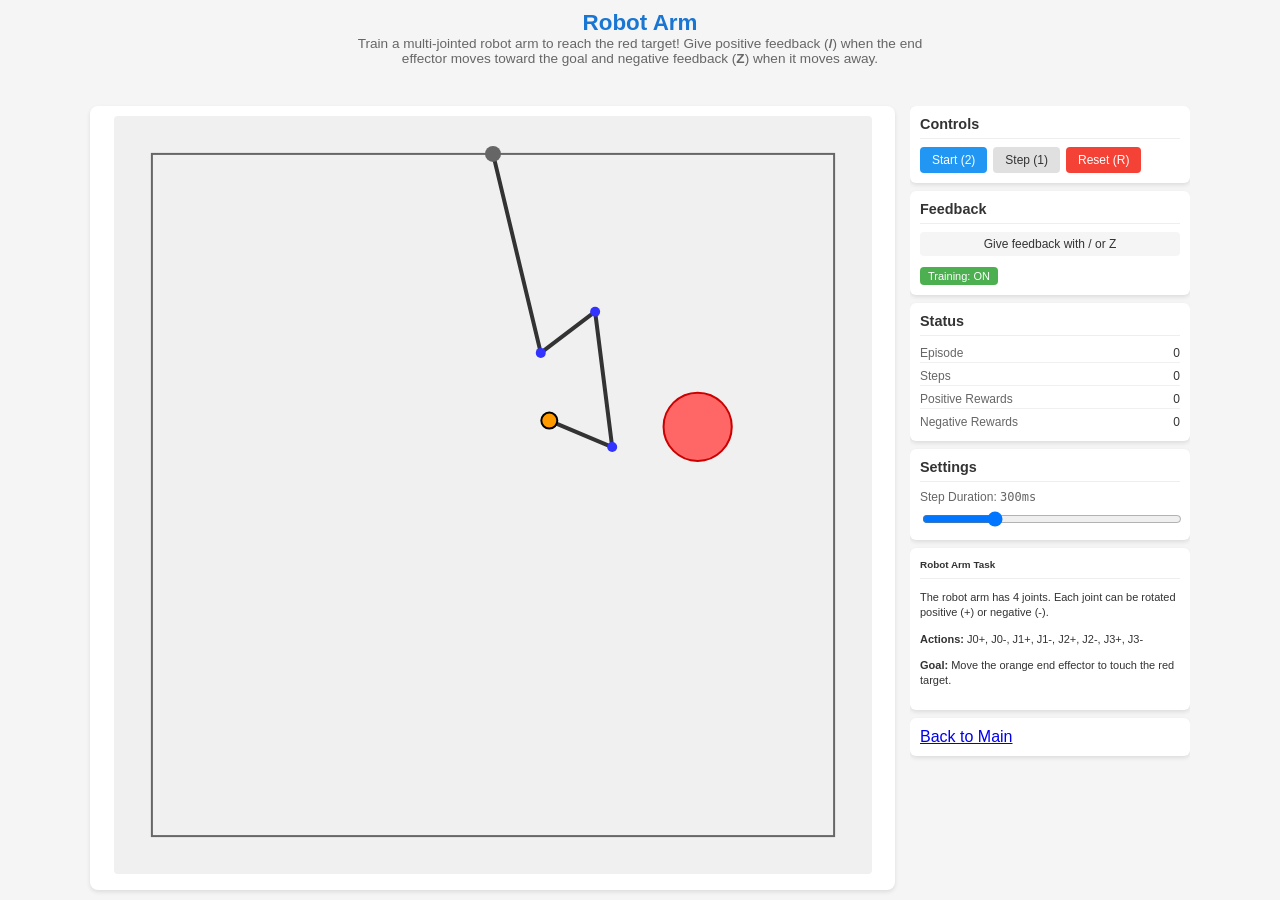
<file: demos/robotarm.html>
<!DOCTYPE html>
<html lang="en">
<head>
    <meta charset="UTF-8">
    <meta name="viewport" content="width=device-width, initial-scale=1.0">
    <title>TAMER - Robot Arm Demo</title>
    <link rel="stylesheet" href="../css/style.css">
    <style>
        .demo-header {
            text-align: center;
            margin-bottom: 20px;
        }
        .demo-description {
            max-width: 600px;
            margin: 0 auto 20px auto;
            text-align: center;
            color: #666;
        }
    </style>
</head>
<body>
    <div class="container">
        <header class="demo-header">
            <h1>Robot Arm</h1>
            <p class="demo-description">
                Train a multi-jointed robot arm to reach the red target!
                Give positive feedback (<strong>/</strong>) when the end effector moves toward the goal
                and negative feedback (<strong>Z</strong>) when it moves away.
            </p>
        </header>

        <div class="main-content">
            <div class="canvas-container">
                <canvas id="game-canvas" width="500" height="500"></canvas>
            </div>

            <div class="sidebar">
                <div class="panel">
                    <h2>Controls</h2>
                    <div class="controls">
                        <button id="start-btn" class="primary">Start (2)</button>
                        <button id="step-btn" class="secondary">Step (1)</button>
                        <button id="reset-btn" class="danger">Reset (R)</button>
                    </div>
                </div>

                <div class="panel">
                    <h2>Feedback</h2>
                    <div id="reward-indicator">Give feedback with / or Z</div>
                    <div style="margin-top: 10px;">
                        <span id="training-indicator" class="training-on">Training: ON</span>
                    </div>
                </div>

                <div class="panel">
                    <h2>Status</h2>
                    <div class="status">
                        <div class="status-item">
                            <span class="status-label">Episode</span>
                            <span class="status-value" id="episode-count">0</span>
                        </div>
                        <div class="status-item">
                            <span class="status-label">Steps</span>
                            <span class="status-value" id="step-count">0</span>
                        </div>
                        <div class="status-item">
                            <span class="status-label">Positive Rewards</span>
                            <span class="status-value" id="positive-rewards">0</span>
                        </div>
                        <div class="status-item">
                            <span class="status-label">Negative Rewards</span>
                            <span class="status-value" id="negative-rewards">0</span>
                        </div>
                    </div>
                </div>

                <div class="panel">
                    <h2>Settings</h2>
                    <div class="settings">
                        <label>
                            <span>Step Duration: <span id="speed-indicator">300ms</span></span>
                            <input type="range" id="speed-slider" min="50" max="1000" value="300" step="50">
                        </label>
                    </div>
                </div>

                <div class="panel instructions">
                    <h2>Robot Arm Task</h2>
                    <p>The robot arm has 4 joints. Each joint can be rotated positive (+) or negative (-).</p>
                    <p style="margin-top: 10px;"><strong>Actions:</strong> J0+, J0-, J1+, J1-, J2+, J2-, J3+, J3-</p>
                    <p style="margin-top: 10px;"><strong>Goal:</strong> Move the orange end effector to touch the red target.</p>
                </div>

                <div class="panel">
                    <a href="../index.html">Back to Main</a>
                </div>
            </div>
        </div>
    </div>

    <script type="module">
        import { TamerApp } from '../js/main.js';

        const app = new TamerApp('game-canvas', {
            environment: 'robotarm',
            stepDurationMs: 300,
            basisFcnsPerDim: 5  // Moderate for 4D state
        });

        function updateStats() {
            const stats = app.getStats();
            document.getElementById('episode-count').textContent = stats.totalEpisodes;
            document.getElementById('step-count').textContent = stats.totalSteps;
            document.getElementById('positive-rewards').textContent = stats.rewardsGiven.positive;
            document.getElementById('negative-rewards').textContent = stats.rewardsGiven.negative;
        }

        app.onStep(() => updateStats());
        app.onEpisodeEnd(() => updateStats());
        app.onReward((reward) => {
            updateStats();
            const indicator = document.getElementById('reward-indicator');
            indicator.textContent = reward > 0 ? `+${reward} reward!` : `${reward} reward!`;
            setTimeout(() => indicator.textContent = 'Give feedback with / or Z', 500);
        });

        document.getElementById('start-btn').addEventListener('click', () => {
            app.toggle();
            document.getElementById('start-btn').textContent = app.running ? 'Pause (2)' : 'Start (2)';
        });

        document.getElementById('step-btn').addEventListener('click', () => {
            if (!app.running) {
                app._singleStep();
                updateStats();
            }
        });

        document.getElementById('reset-btn').addEventListener('click', () => {
            app.reset();
            document.getElementById('start-btn').textContent = 'Start (2)';
            updateStats();
        });

        document.getElementById('speed-slider').addEventListener('input', (e) => {
            const speed = parseInt(e.target.value);
            app.setStepDuration(speed);
            document.getElementById('speed-indicator').textContent = `${speed}ms`;
        });

        updateStats();
    </script>
</body>
</html>
</file>
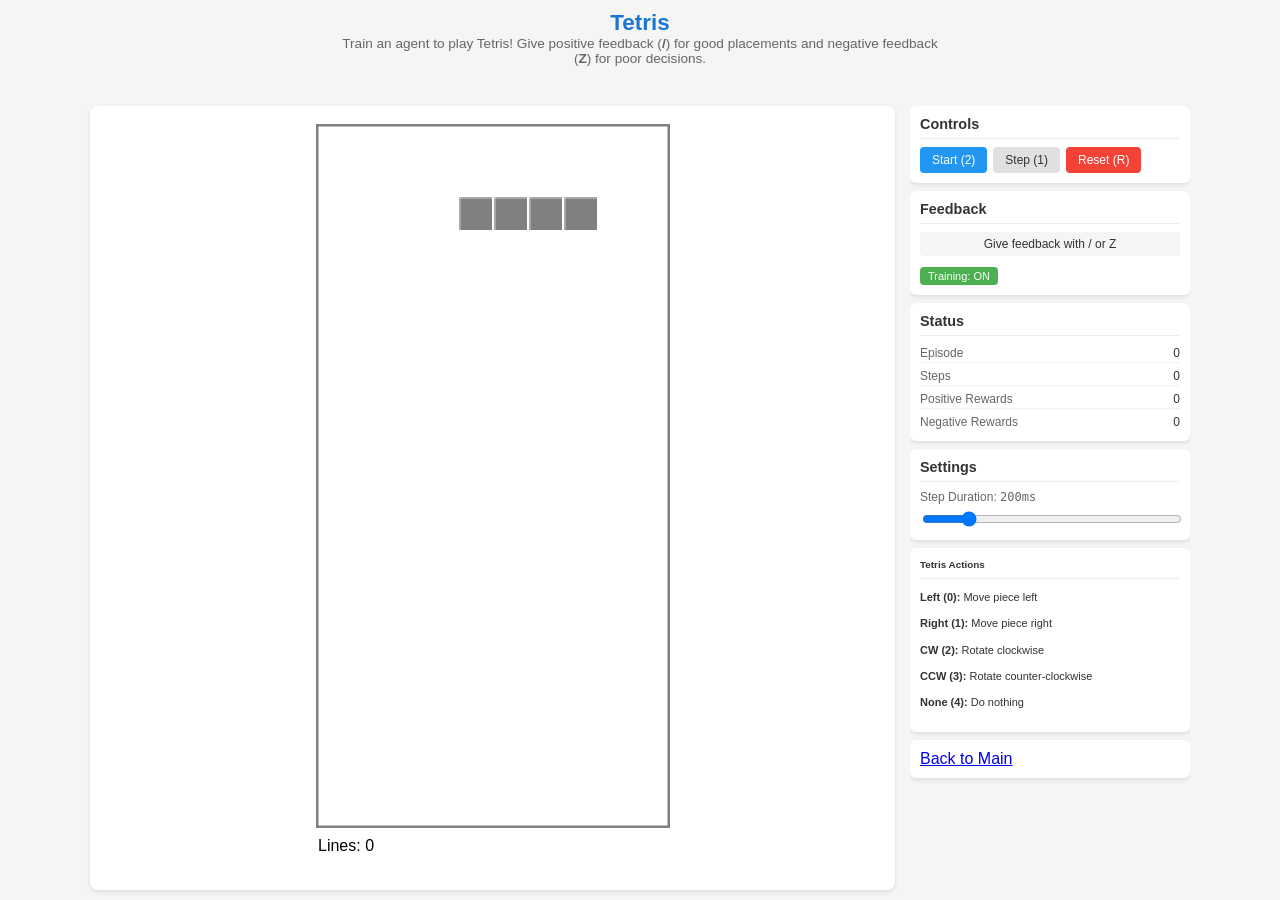
<file: demos/tetris.html>
<!DOCTYPE html>
<html lang="en">
<head>
    <meta charset="UTF-8">
    <meta name="viewport" content="width=device-width, initial-scale=1.0">
    <title>TAMER - Tetris Demo</title>
    <link rel="stylesheet" href="../css/style.css">
    <style>
        .demo-header {
            text-align: center;
            margin-bottom: 20px;
        }
        .demo-description {
            max-width: 600px;
            margin: 0 auto 20px auto;
            text-align: center;
            color: #666;
        }
    </style>
</head>
<body>
    <div class="container">
        <header class="demo-header">
            <h1>Tetris</h1>
            <p class="demo-description">
                Train an agent to play Tetris! Give positive feedback (<strong>/</strong>) for good placements
                and negative feedback (<strong>Z</strong>) for poor decisions.
            </p>
        </header>

        <div class="main-content">
            <div class="canvas-container">
                <canvas id="game-canvas" width="400" height="600"></canvas>
            </div>

            <div class="sidebar">
                <div class="panel">
                    <h2>Controls</h2>
                    <div class="controls">
                        <button id="start-btn" class="primary">Start (2)</button>
                        <button id="step-btn" class="secondary">Step (1)</button>
                        <button id="reset-btn" class="danger">Reset (R)</button>
                    </div>
                </div>

                <div class="panel">
                    <h2>Feedback</h2>
                    <div id="reward-indicator">Give feedback with / or Z</div>
                    <div style="margin-top: 10px;">
                        <span id="training-indicator" class="training-on">Training: ON</span>
                    </div>
                </div>

                <div class="panel">
                    <h2>Status</h2>
                    <div class="status">
                        <div class="status-item">
                            <span class="status-label">Episode</span>
                            <span class="status-value" id="episode-count">0</span>
                        </div>
                        <div class="status-item">
                            <span class="status-label">Steps</span>
                            <span class="status-value" id="step-count">0</span>
                        </div>
                        <div class="status-item">
                            <span class="status-label">Positive Rewards</span>
                            <span class="status-value" id="positive-rewards">0</span>
                        </div>
                        <div class="status-item">
                            <span class="status-label">Negative Rewards</span>
                            <span class="status-value" id="negative-rewards">0</span>
                        </div>
                    </div>
                </div>

                <div class="panel">
                    <h2>Settings</h2>
                    <div class="settings">
                        <label>
                            <span>Step Duration: <span id="speed-indicator">200ms</span></span>
                            <input type="range" id="speed-slider" min="50" max="1000" value="200" step="50">
                        </label>
                    </div>
                </div>

                <div class="panel instructions">
                    <h2>Tetris Actions</h2>
                    <p><strong>Left (0):</strong> Move piece left</p>
                    <p><strong>Right (1):</strong> Move piece right</p>
                    <p><strong>CW (2):</strong> Rotate clockwise</p>
                    <p><strong>CCW (3):</strong> Rotate counter-clockwise</p>
                    <p><strong>None (4):</strong> Do nothing</p>
                </div>

                <div class="panel">
                    <a href="../index.html">Back to Main</a>
                </div>
            </div>
        </div>
    </div>

    <script type="module">
        import { TamerApp } from '../js/main.js';

        const app = new TamerApp('game-canvas', {
            environment: 'tetris',
            stepDurationMs: 200,
            basisFcnsPerDim: 3  // Lower for high-dimensional Tetris state
        });

        function updateStats() {
            const stats = app.getStats();
            document.getElementById('episode-count').textContent = stats.totalEpisodes;
            document.getElementById('step-count').textContent = stats.totalSteps;
            document.getElementById('positive-rewards').textContent = stats.rewardsGiven.positive;
            document.getElementById('negative-rewards').textContent = stats.rewardsGiven.negative;
        }

        app.onStep(() => updateStats());
        app.onEpisodeEnd(() => updateStats());
        app.onReward((reward) => {
            updateStats();
            const indicator = document.getElementById('reward-indicator');
            indicator.textContent = reward > 0 ? `+${reward} reward!` : `${reward} reward!`;
            setTimeout(() => indicator.textContent = 'Give feedback with / or Z', 500);
        });

        document.getElementById('start-btn').addEventListener('click', () => {
            app.toggle();
            document.getElementById('start-btn').textContent = app.running ? 'Pause (2)' : 'Start (2)';
        });

        document.getElementById('step-btn').addEventListener('click', () => {
            if (!app.running) {
                app._singleStep();
                updateStats();
            }
        });

        document.getElementById('reset-btn').addEventListener('click', () => {
            app.reset();
            document.getElementById('start-btn').textContent = 'Start (2)';
            updateStats();
        });

        document.getElementById('speed-slider').addEventListener('input', (e) => {
            const speed = parseInt(e.target.value);
            app.setStepDuration(speed);
            document.getElementById('speed-indicator').textContent = `${speed}ms`;
        });

        updateStats();
    </script>
</body>
</html>
</file>
<file: css/style.css>
/**
 * TAMER Web - Stylesheet
 */

* {
    box-sizing: border-box;
}

html, body {
    height: 100%;
    margin: 0;
    overflow: hidden;
}

body {
    font-family: -apple-system, BlinkMacSystemFont, 'Segoe UI', Roboto, Oxygen, Ubuntu, Cantarell, sans-serif;
    padding: 10px;
    background-color: #f5f5f5;
    color: #333;
}

.container {
    max-width: 1100px;
    height: 100%;
    margin: 0 auto;
    display: flex;
    flex-direction: column;
}

header {
    text-align: center;
    margin-bottom: 10px;
    flex-shrink: 0;
}

header h1 {
    margin: 0;
    font-size: 1.4em;
    color: #1976D2;
}

header p {
    margin: 2px 0 0 0;
    color: #666;
    font-size: 0.85em;
}

.main-content {
    display: flex;
    gap: 15px;
    flex: 1;
    min-height: 0;
    overflow: visible;
}

.canvas-container {
    position: relative;
    flex: 1;
    background: white;
    border-radius: 8px;
    box-shadow: 0 2px 4px rgba(0,0,0,0.1);
    padding: 10px;
    display: flex;
    flex-direction: column;
    align-items: center;
    min-width: 0;
    min-height: 0;
    overflow: hidden;
}

.canvas-container canvas#game-canvas {
    display: block;
    border: none;
    border-radius: 4px;
    /* Size is controlled dynamically by JavaScript to maintain square aspect ratio */
    /* Center horizontally within flex column container */
    align-self: center;
}

/* Action values canvas in sidebar */
.panel canvas#action-values-canvas {
    display: block;
    width: 100%;
    height: auto;
}

/* Tetris thumbnails grid */
#tetris-thumbnails-container {
    display: flex;
    flex-wrap: wrap;
    gap: 4px;
    max-height: 300px;
    overflow-y: auto;
    padding: 2px;
}

.tetris-thumbnail {
    display: flex;
    flex-direction: column;
    align-items: center;
}

.tetris-thumbnail canvas {
    display: block;
}

.tetris-thumbnail .h-bar {
    display: block;
    margin-top: 1px;
    border: none;
}

.sidebar {
    width: 280px;
    flex-shrink: 0;
    display: flex;
    flex-direction: column;
    gap: 8px;
    overflow-y: auto;
}

.panel {
    background: white;
    border-radius: 6px;
    box-shadow: 0 2px 4px rgba(0,0,0,0.1);
    padding: 10px;
    flex-shrink: 0;
}

.panel h2 {
    margin: 0 0 8px 0;
    font-size: 0.9em;
    color: #333;
    border-bottom: 1px solid #eee;
    padding-bottom: 6px;
}

/* Controls */
.controls {
    display: flex;
    flex-wrap: wrap;
    gap: 6px;
}

.controls button {
    padding: 6px 12px;
    font-size: 12px;
    border: none;
    border-radius: 4px;
    cursor: pointer;
    transition: background-color 0.2s;
}

.controls button.primary {
    background-color: #2196F3;
    color: white;
}

.controls button.primary:hover {
    background-color: #1976D2;
}

.controls button.pulse {
    animation: pulse-btn 1.5s ease-in-out infinite;
}

@keyframes pulse-btn {
    0%, 100% { box-shadow: 0 0 0 0 rgba(33, 150, 243, 0.5); }
    50% { box-shadow: 0 0 0 8px rgba(33, 150, 243, 0); }
}

.controls button.secondary {
    background-color: #e0e0e0;
    color: #333;
}

.controls button.secondary:hover {
    background-color: #bdbdbd;
}

.controls button.danger {
    background-color: #f44336;
    color: white;
}

.controls button.danger:hover {
    background-color: #d32f2f;
}

/* Status indicators */
.status {
    display: flex;
    flex-direction: column;
    gap: 4px;
}

.status-item {
    display: flex;
    justify-content: space-between;
    padding: 2px 0;
    border-bottom: 1px solid #f0f0f0;
    font-size: 12px;
}

.status-item:last-child {
    border-bottom: none;
}

.status-label {
    color: #666;
}

.status-value {
    font-weight: 500;
}

/* Training indicator */
#training-indicator {
    display: inline-block;
    padding: 3px 8px;
    border-radius: 4px;
    font-size: 11px;
    font-weight: 500;
    transition: background-color 0.15s, transform 0.15s;
}

.training-on {
    background-color: #4CAF50;
    color: white;
}

.training-off {
    background-color: #f44336;
    color: white;
}

.training-off-flash {
    background-color: #ff8a80;
    transform: scale(1.15);
}

/* Mode indicator (TAMER vs Manual) */
#mode-indicator {
    display: inline-block;
    padding: 3px 8px;
    border-radius: 4px;
    font-size: 11px;
    font-weight: 500;
}

.mode-tamer {
    background-color: #2196F3;
    color: white;
}

.mode-human {
    background-color: #FF9800;
    color: white;
}

/* Reward indicator */
#reward-indicator {
    width: 100%;
    height: 24px;
    border-radius: 4px;
    transition: background-color 0.1s;
    display: flex;
    align-items: center;
    justify-content: center;
    font-weight: 500;
    font-size: 12px;
    background-color: #f5f5f5;
}

.flash-positive {
    background-color: #4CAF50 !important;
    color: white;
}

.flash-negative {
    background-color: #f44336 !important;
    color: white;
}

/* Instructions */
.instructions {
    font-size: 11px;
    line-height: 1.4;
}

.instructions h3 {
    margin: 0 0 4px 0;
    font-size: 12px;
    color: #333;
}

.key-list {
    list-style: none;
    padding: 0;
    margin: 0 0 8px 0;
}

.key-list li {
    margin-bottom: 2px;
    display: flex;
    align-items: center;
    gap: 8px;
}

.key {
    display: inline-block;
    min-width: 32px;
    padding: 2px 5px;
    background: #e0e0e0;
    border-radius: 3px;
    font-family: monospace;
    font-size: 10px;
    text-align: center;
}

/* Two-column key layout */
.key-columns {
    display: grid;
    grid-template-columns: 1fr 1fr;
    gap: 4px 12px;
}

/* Settings */
.settings label {
    display: flex;
    flex-direction: column;
    font-size: 12px;
}

.settings label span {
    margin-bottom: 4px;
    color: #666;
}

.settings select,
.settings input[type="range"] {
    width: 100%;
    padding: 6px;
    border: 1px solid #ddd;
    border-radius: 4px;
    font-size: 12px;
}

.settings input[type="range"] {
    padding: 0;
}

/* Environment selector */
.env-selector {
    margin-bottom: 10px;
    flex-shrink: 0;
    width: 100%;
    align-self: stretch;
}

.env-selector label {
    display: block;
    font-size: 12px;
    font-weight: 600;
    color: #333;
    margin-bottom: 4px;
}

.env-selector select {
    width: 100%;
    padding: 10px 12px;
    font-size: 14px;
    font-weight: 500;
    border: 1px solid #ddd;
    border-radius: 6px;
    background-color: white;
    color: #333;
    cursor: pointer;
    appearance: none;
    background-image: url("data:image/svg+xml,%3Csvg xmlns='http://www.w3.org/2000/svg' width='12' height='12' viewBox='0 0 12 12'%3E%3Cpath fill='%23666' d='M6 8L1 3h10z'/%3E%3C/svg%3E");
    background-repeat: no-repeat;
    background-position: right 10px center;
    transition: all 0.3s ease;
}

.env-selector select:hover {
    border-color: #999;
}

.env-selector select:focus {
    outline: none;
    border-color: #1976D2;
    box-shadow: 0 0 0 2px rgba(25, 118, 210, 0.2);
}

/* Highlighted state for first-time users */
.env-selector select.highlight {
    border: 2px solid #1976D2;
    background-color: #f0f7ff;
    color: #1565C0;
    background-image: url("data:image/svg+xml,%3Csvg xmlns='http://www.w3.org/2000/svg' width='12' height='12' viewBox='0 0 12 12'%3E%3Cpath fill='%231976D2' d='M6 8L1 3h10z'/%3E%3C/svg%3E");
}

.env-selector select.highlight:hover {
    background-color: #e3f2fd;
    border-color: #1565C0;
}

/* Speed display */
#speed-indicator {
    font-family: monospace;
}

/* Footer */
footer {
    text-align: center;
    padding: 8px 0;
    color: #666;
    font-size: 11px;
    flex-shrink: 0;
}

footer p {
    margin: 2px 0;
}

footer a {
    color: #1976D2;
    text-decoration: none;
}

footer a:hover {
    text-decoration: underline;
}

/* Responsive */
@media (max-width: 768px) {
    body {
        overflow: auto;
    }

    .main-content {
        flex-direction: column;
    }

    .sidebar {
        width: 100%;
    }

    .canvas-container {
        min-height: 300px;
    }
}

@media (max-height: 700px) {
    header h1 {
        font-size: 1.2em;
    }

    header p {
        display: none;
    }

    .panel {
        padding: 8px;
    }

    .panel h2 {
        margin-bottom: 6px;
        padding-bottom: 4px;
    }
}

/* ===================== */
/* Intro/Landing Page    */
/* ===================== */

.intro-page {
    overflow: auto;
    display: flex;
    justify-content: center;
    align-items: flex-start;
    min-height: 100vh;
    padding: 40px 20px;
}

.intro-container {
    max-width: 600px;
    width: 100%;
}

.intro-header {
    text-align: center;
    margin-bottom: 30px;
}

.intro-header h1 {
    font-size: 2.2em;
    color: #1976D2;
    margin: 0 0 10px 0;
}

.intro-header .tagline {
    font-size: 1.1em;
    color: #555;
    margin: 0;
}

.intro-content {
    background: white;
    border-radius: 8px;
    box-shadow: 0 2px 8px rgba(0,0,0,0.1);
    padding: 30px;
}

.intro-content section {
    margin-bottom: 25px;
}

.intro-content section:last-of-type {
    margin-bottom: 30px;
}

.intro-content h2 {
    font-size: 1.1em;
    color: #333;
    margin: 0 0 12px 0;
    text-transform: uppercase;
    letter-spacing: 0.5px;
}

.how-it-works ol {
    margin: 0 0 15px 0;
    padding-left: 24px;
}

.how-it-works li {
    margin-bottom: 8px;
    line-height: 1.5;
}

.how-it-works p {
    margin: 0;
    color: #555;
    line-height: 1.5;
}

.tip {
    background: #f8f9fa;
    border-left: 3px solid #1976D2;
    padding: 15px;
    border-radius: 0 6px 6px 0;
}

.tip p {
    margin: 0;
    color: #555;
    line-height: 1.6;
}

.keys-section .keys-grid {
    display: flex;
    gap: 40px;
}

.keys-group h3 {
    font-size: 0.9em;
    color: #666;
    margin: 0 0 8px 0;
    font-weight: 500;
}

.keys-group > div {
    margin-bottom: 6px;
    font-size: 0.95em;
}

.intro-content .key {
    min-width: 40px;
}

.start-button {
    display: block;
    width: 100%;
    padding: 16px 32px;
    font-size: 1.2em;
    font-weight: 600;
    text-align: center;
    text-decoration: none;
    color: white;
    background-color: #1976D2;
    border: none;
    border-radius: 6px;
    cursor: pointer;
    transition: background-color 0.2s;
}

.start-button:hover {
    background-color: #1565C0;
}

.intro-footer {
    text-align: center;
    margin-top: 20px;
    color: #888;
    font-size: 0.85em;
}

.intro-footer a {
    color: #1976D2;
    text-decoration: none;
}

.intro-footer a:hover {
    text-decoration: underline;
}

@media (max-width: 480px) {
    .intro-page {
        padding: 20px 15px;
    }

    .intro-content {
        padding: 20px;
    }

    .keys-section .keys-grid {
        flex-direction: column;
        gap: 20px;
    }
}
</file>
